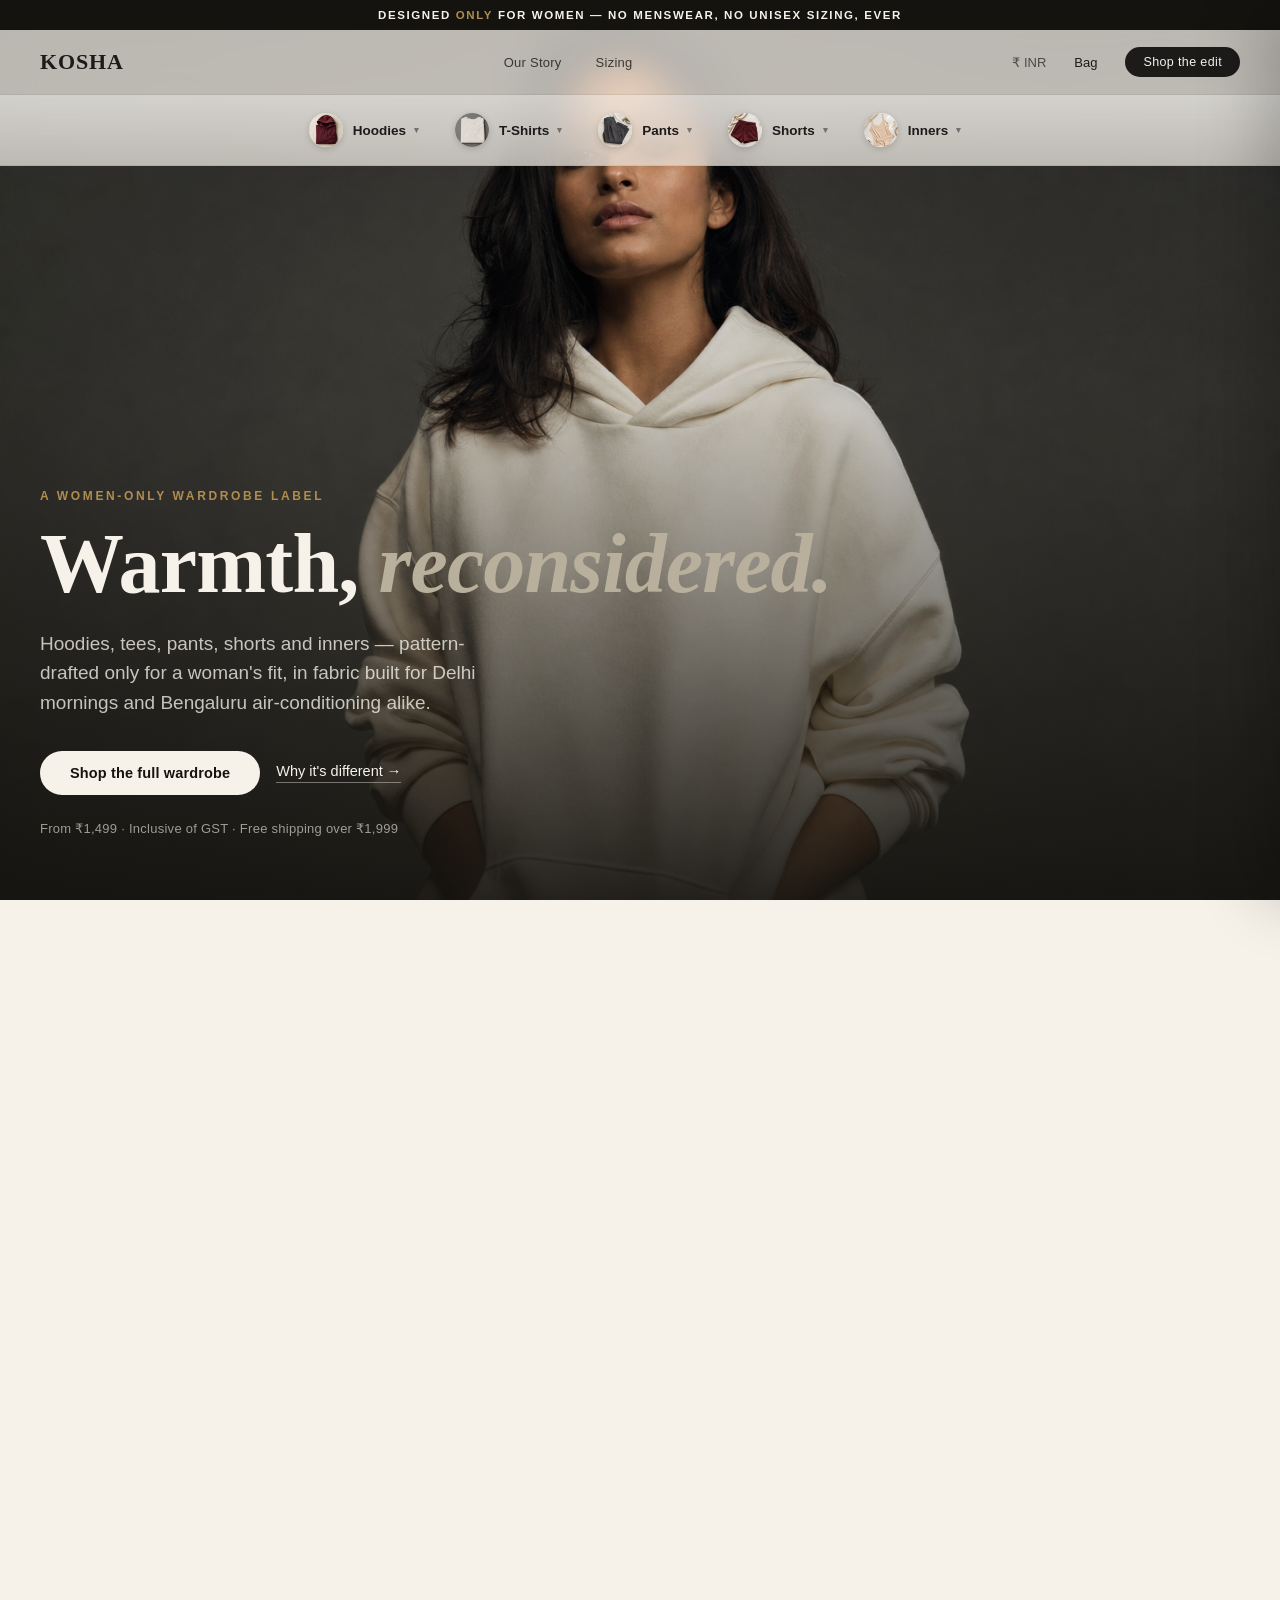
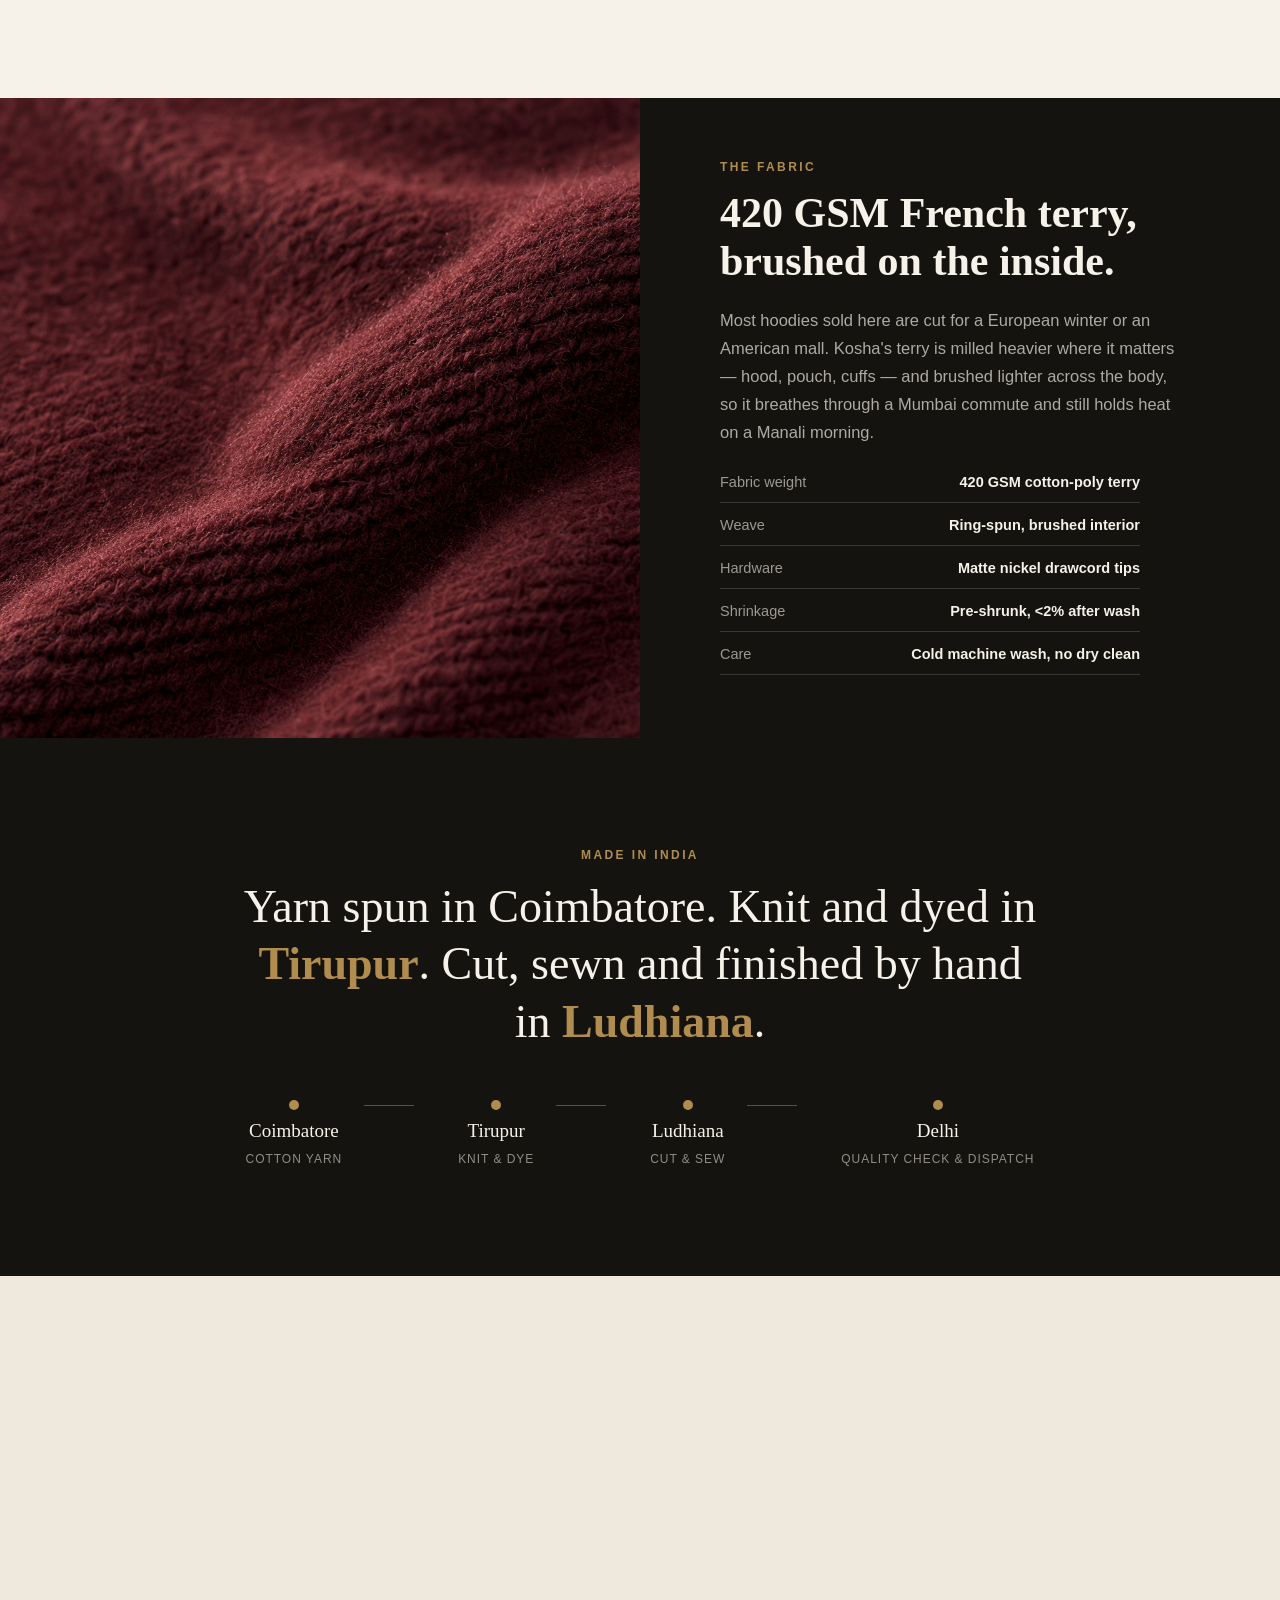
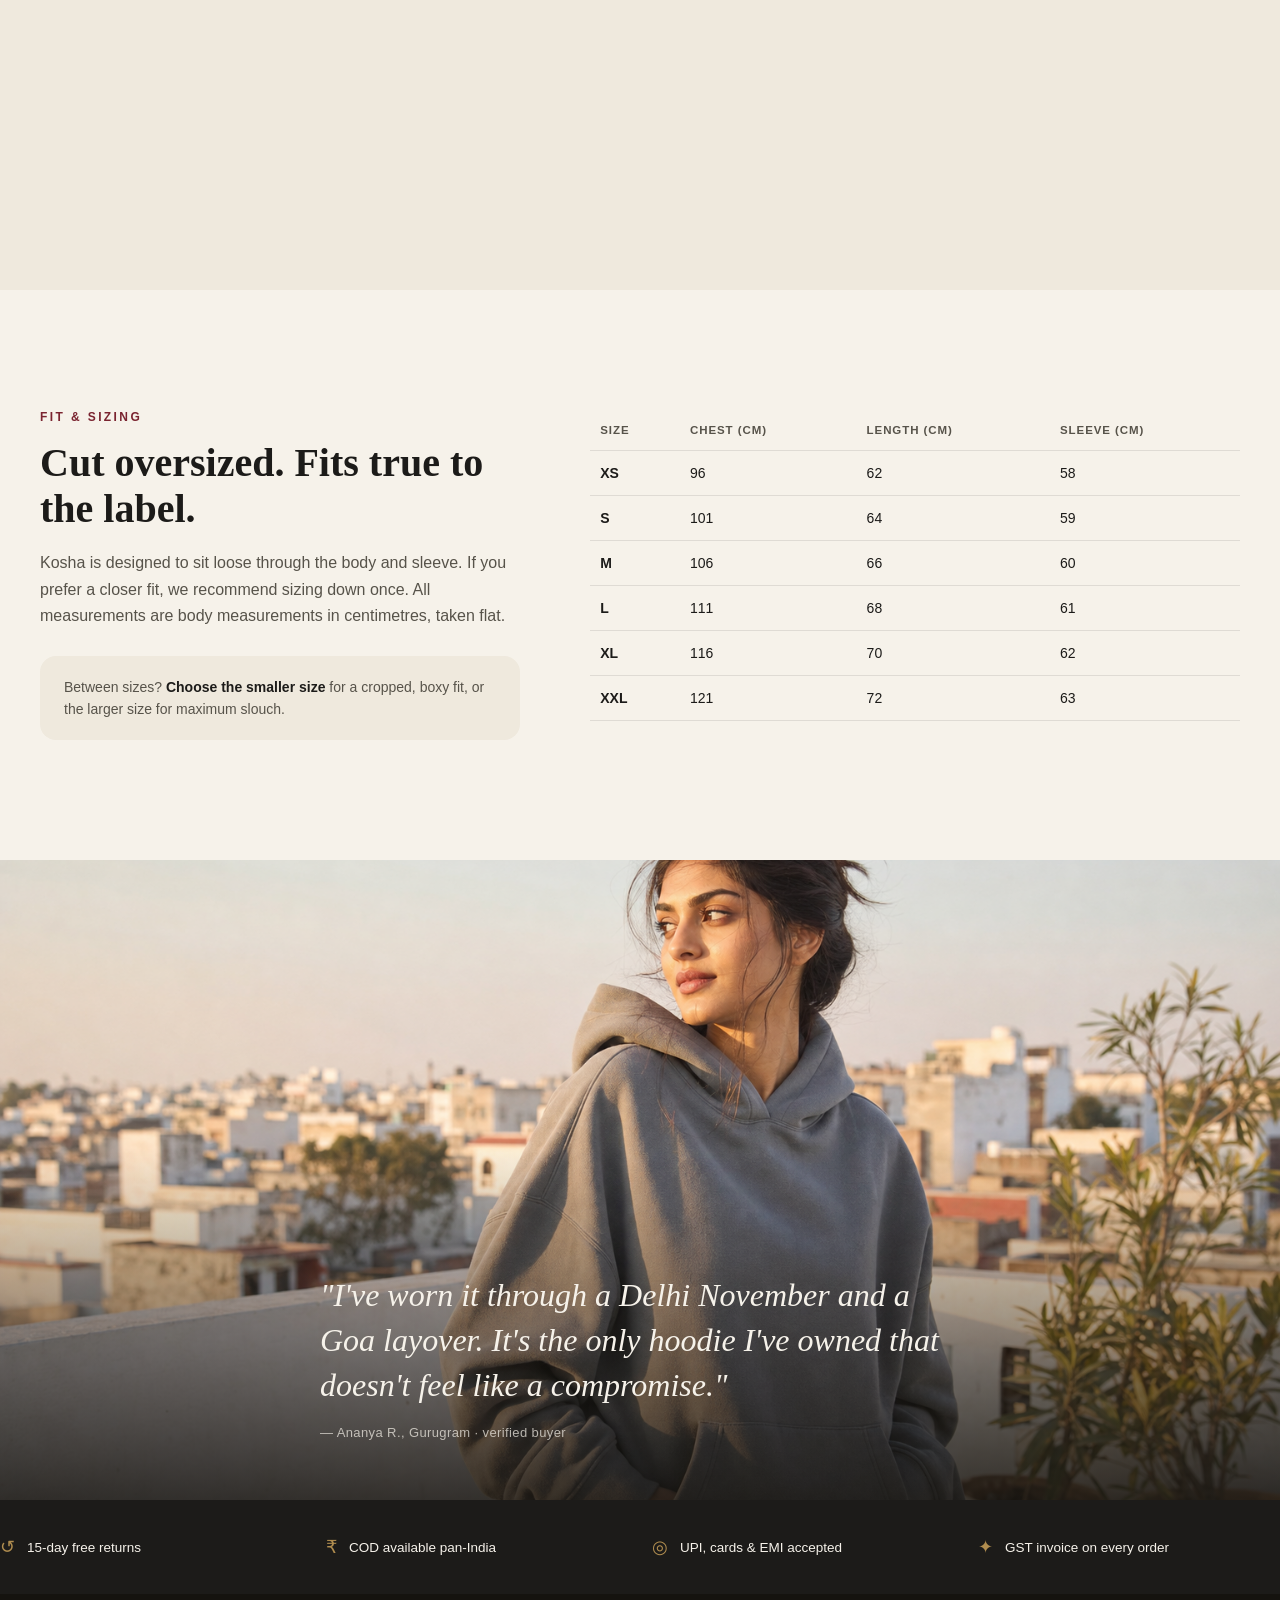
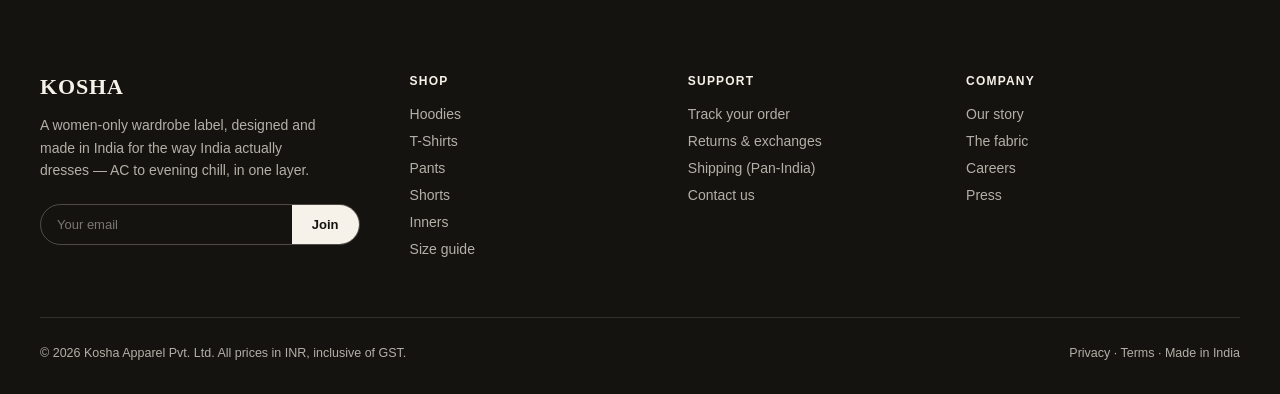
<file: index.html>
<!DOCTYPE html>
<html lang="en">
<head>
<meta charset="UTF-8">
<meta name="viewport" content="width=device-width, initial-scale=1.0">
<title>Kosha — Womenswear, only. Premium basics for India</title>
<link rel="stylesheet" href="styles.css">
</head>
<body>

<header class="nav" id="siteHeader">
  <div class="announce">Designed <b>only</b> for women — no menswear, no unisex sizing, ever</div>
  <div class="wrap nav-inner">
    <a class="logo" href="index.html">KOSHA</a>
    <nav class="nav-links">
      <a href="#provenance">Our Story</a>
      <a href="#sizing">Sizing</a>
    </nav>
    <div class="nav-right">
      <span style="opacity:0.7;">₹ INR</span>
      <button type="button" class="cart-toggle" id="cartToggle" aria-label="Open bag">
        Bag<span class="cart-count" id="cartCount" style="display:none;">0</span>
      </button>
      <a class="nav-cta" href="hoodies.html">Shop the edit</a>
    </div>
  </div>
  <nav class="category-bar" id="categoryBar">
    <div class="wrap category-bar-inner">
      <a href="hoodies.html" class="cat-pill" data-cat="hoodies">
        <span class="cat-pill-ic"><img src="assets/product-oxblood.png" alt="" loading="lazy"></span>
        Hoodies<span class="chev">▾</span>
      </a>
      <a href="tshirts.html" class="cat-pill" data-cat="tshirts">
        <span class="cat-pill-ic"><img src="assets/tshirt-ivory.png" alt="" loading="lazy"></span>
        T-Shirts<span class="chev">▾</span>
      </a>
      <a href="pants.html" class="cat-pill" data-cat="pants">
        <span class="cat-pill-ic"><img src="assets/pants-graphite.png" alt="" loading="lazy"></span>
        Pants<span class="chev">▾</span>
      </a>
      <a href="shorts.html" class="cat-pill" data-cat="shorts">
        <span class="cat-pill-ic"><img src="assets/shorts-oxblood.png" alt="" loading="lazy"></span>
        Shorts<span class="chev">▾</span>
      </a>
      <a href="inners.html" class="cat-pill" data-cat="inners">
        <span class="cat-pill-ic"><img src="assets/inners-nude.png" alt="" loading="lazy"></span>
        Inners<span class="chev">▾</span>
      </a>
    </div>
  </nav>
</header>
<div class="mega-overlay" id="megaOverlay"></div>
<div class="mega-panel" id="megaPanel">
  <div class="wrap mega-panel-inner">
    <div class="mega-visual" id="megaVisual">
      <img id="megaImage" src="assets/lifestyle.png" alt="">
      <div class="sheen"></div>
    </div>
    <div class="mega-content">
      <div class="mega-eyebrow" id="megaEyebrow">01 · Hoodies</div>
      <h3 id="megaTitle">The Terry Hoodie</h3>
      <p id="megaDesc">420 GSM French terry, cut oversized for the cropped-not-cropped length we're known for.</p>
      <div class="mega-swatches" id="megaSwatches"></div>
      <a href="hoodies.html" class="mega-cta" id="megaCta">Shop All Hoodies →</a>
    </div>
  </div>
</div>

<section class="hero" id="top">
  <img src="assets/hero.png" alt="Woman wearing an oversized ivory Kosha hoodie, studio portrait">
  <div class="hero-content wrap">
    <div class="eyebrow">A Women-Only Wardrobe Label</div>
    <h1>Warmth, <em>reconsidered.</em></h1>
    <p class="sub">Hoodies, tees, pants, shorts and inners — pattern-drafted only for a woman's fit, in fabric built for Delhi mornings and Bengaluru air-conditioning alike.</p>
    <div class="hero-actions">
      <a class="btn-primary" href="hoodies.html">Shop the full wardrobe</a>
      <a class="btn-ghost" href="#fabric">Why it's different →</a>
    </div>
    <div class="hero-price">From ₹1,499 · Inclusive of GST · Free shipping over ₹1,999</div>
  </div>
</section>

<section class="section category-band">
  <div class="wrap">
    <div class="section-head reveal">
      <div class="section-eyebrow">Shop By Category</div>
      <h2>One wardrobe. Built only for women.</h2>
      <p>No "unisex" sizing borrowed from a men's block. Every Kosha piece — from hoodies to inners — is pattern-drafted on a women's fit from the first sketch.</p>
    </div>
    <div class="cat-grid reveal">
      <a class="cat-chip" href="hoodies.html"><img src="assets/product-oxblood.png" alt="Hoodies"><span class="cat-label">Hoodies</span></a>
      <a class="cat-chip" href="tshirts.html"><img src="assets/tshirt-ivory.png" alt="T-Shirts"><span class="cat-label">T-Shirts</span></a>
      <a class="cat-chip" href="pants.html"><img src="assets/pants-graphite.png" alt="Pants"><span class="cat-label">Pants</span></a>
      <a class="cat-chip" href="shorts.html"><img src="assets/shorts-oxblood.png" alt="Shorts"><span class="cat-label">Shorts</span></a>
      <a class="cat-chip" href="inners.html"><img src="assets/inners-nude.png" alt="Inners"><span class="cat-label">Inners</span></a>
    </div>
  </div>
</section>

<section class="split dark" id="fabric">
  <div class="split-media"><img src="assets/fabric-texture.png" alt="Macro shot of brushed cotton terry fabric"></div>
  <div class="split-text">
    <div class="section-eyebrow">The Fabric</div>
    <h2>420 GSM French terry, brushed on the inside.</h2>
    <p>Most hoodies sold here are cut for a European winter or an American mall. Kosha's terry is milled heavier where it matters — hood, pouch, cuffs — and brushed lighter across the body, so it breathes through a Mumbai commute and still holds heat on a Manali morning.</p>
    <div class="spec-list">
      <div><span>Fabric weight</span><span>420 GSM cotton-poly terry</span></div>
      <div><span>Weave</span><span>Ring-spun, brushed interior</span></div>
      <div><span>Hardware</span><span>Matte nickel drawcord tips</span></div>
      <div><span>Shrinkage</span><span>Pre-shrunk, &lt;2% after wash</span></div>
      <div><span>Care</span><span>Cold machine wash, no dry clean</span></div>
    </div>
  </div>
</section>

<section class="provenance" id="provenance">
  <div class="wrap">
    <div class="section-eyebrow" style="display:flex;">Made in India</div>
    <h2>Yarn spun in Coimbatore. Knit and dyed in <b>Tirupur</b>. Cut, sewn and finished by hand in <b>Ludhiana</b>.</h2>
    <div class="route">
      <div class="stop"><div class="stop-inner"><div class="dot"></div><div class="city">Coimbatore</div><div class="role">Cotton yarn</div></div><div class="line"></div></div>
      <div class="stop"><div class="stop-inner"><div class="dot"></div><div class="city">Tirupur</div><div class="role">Knit &amp; dye</div></div><div class="line"></div></div>
      <div class="stop"><div class="stop-inner"><div class="dot"></div><div class="city">Ludhiana</div><div class="role">Cut &amp; sew</div></div><div class="line"></div></div>
      <div class="stop"><div class="stop-inner"><div class="dot"></div><div class="city">Delhi</div><div class="role">Quality check &amp; dispatch</div></div></div>
    </div>
  </div>
</section>

<section class="section details">
  <div class="wrap">
    <div class="section-head reveal">
      <div class="section-eyebrow">In The Details</div>
      <h2>Small decisions, felt every day.</h2>
    </div>
    <div class="grid4 reveal">
      <div class="detail-cell">
        <div class="num">01</div>
        <h4>Zipped pocket</h4>
        <p>A hidden interior zip inside the kangaroo pocket, sized for a phone and a metro card.</p>
      </div>
      <div class="detail-cell">
        <div class="num">02</div>
        <h4>Tag-free collar</h4>
        <p>The brand mark is woven into the fabric, not stitched as a tag — nothing to itch or cut off.</p>
      </div>
      <div class="detail-cell">
        <div class="num">03</div>
        <h4>Double-lined hood</h4>
        <p>Two layers of terry at the hood keep its shape wash after wash, instead of going limp.</p>
      </div>
      <div class="detail-cell">
        <div class="num">04</div>
        <h4>Ribbed cuffs</h4>
        <p>A tighter rib knit at the cuff and hem holds warmth in without pinching the wrist.</p>
      </div>
    </div>
  </div>
</section>

<section class="section size-section" id="sizing">
  <div class="wrap">
    <div>
      <div class="section-eyebrow">Fit &amp; Sizing</div>
      <h2 style="font-family:var(--serif); font-size:clamp(28px,3.4vw,40px); font-weight:600; line-height:1.15; margin-bottom:18px;">Cut oversized. Fits true to the label.</h2>
      <p style="color:var(--ink-soft); font-size:16px; line-height:1.65;">Kosha is designed to sit loose through the body and sleeve. If you prefer a closer fit, we recommend sizing down once. All measurements are body measurements in centimetres, taken flat.</p>
      <div class="fit-note">Between sizes? <b>Choose the smaller size</b> for a cropped, boxy fit, or the larger size for maximum slouch.</div>
    </div>
    <div>
      <table class="size-table">
        <thead>
          <tr><th>Size</th><th>Chest (cm)</th><th>Length (cm)</th><th>Sleeve (cm)</th></tr>
        </thead>
        <tbody>
          <tr><td>XS</td><td>96</td><td>62</td><td>58</td></tr>
          <tr><td>S</td><td>101</td><td>64</td><td>59</td></tr>
          <tr><td>M</td><td>106</td><td>66</td><td>60</td></tr>
          <tr><td>L</td><td>111</td><td>68</td><td>61</td></tr>
          <tr><td>XL</td><td>116</td><td>70</td><td>62</td></tr>
          <tr><td>XXL</td><td>121</td><td>72</td><td>63</td></tr>
        </tbody>
      </table>
    </div>
  </div>
</section>

<section class="quote-section">
  <img src="assets/lifestyle.png" alt="Woman wearing a Kosha hoodie on a rooftop at golden hour">
  <div class="wrap quote-content">
    <p class="quote">"I've worn it through a Delhi November and a Goa layover. It's the only hoodie I've owned that doesn't feel like a compromise."</p>
    <div class="attribution">— Ananya R., Gurugram · verified buyer</div>
  </div>
</section>

<div class="trust">
  <div class="wrap">
    <div class="item"><span class="ic">↺</span> 15-day free returns</div>
    <div class="item"><span class="ic">₹</span> COD available pan-India</div>
    <div class="item"><span class="ic">◎</span> UPI, cards &amp; EMI accepted</div>
    <div class="item"><span class="ic">✦</span> GST invoice on every order</div>
  </div>
</div>



<footer>
  <div class="wrap">
    <div class="footer-top">
      <div class="foot-brand">
        <div class="logo">KOSHA</div>
        <p>A women-only wardrobe label, designed and made in India for the way India actually dresses — AC to evening chill, in one layer.</p>
        <div class="newsletter">
          <input type="email" placeholder="Your email" aria-label="Email address">
          <button type="button">Join</button>
        </div>
      </div>
      <div>
        <h5>Shop</h5>
        <ul>
          <li><a href="hoodies.html">Hoodies</a></li>
          <li><a href="tshirts.html">T-Shirts</a></li>
          <li><a href="pants.html">Pants</a></li>
          <li><a href="shorts.html">Shorts</a></li>
          <li><a href="inners.html">Inners</a></li>
          <li><a href="index.html#sizing">Size guide</a></li>
        </ul>
      </div>
      <div>
        <h5>Support</h5>
        <ul>
          <li><a href="#">Track your order</a></li>
          <li><a href="#">Returns &amp; exchanges</a></li>
          <li><a href="#">Shipping (Pan-India)</a></li>
          <li><a href="#">Contact us</a></li>
        </ul>
      </div>
      <div>
        <h5>Company</h5>
        <ul>
          <li><a href="index.html#provenance">Our story</a></li>
          <li><a href="index.html#fabric">The fabric</a></li>
          <li><a href="#">Careers</a></li>
          <li><a href="#">Press</a></li>
        </ul>
      </div>
    </div>
    <div class="footer-bottom">
      <span>© 2026 Kosha Apparel Pvt. Ltd. All prices in INR, inclusive of GST.</span>
      <span>Privacy · Terms · Made in India</span>
    </div>
  </div>
</footer>

<div class="cart-overlay" id="cartOverlay"></div>
<aside class="cart-drawer" id="cartDrawer" aria-label="Shopping bag">
  <div class="cart-head">
    <h3>Your Bag</h3>
    <button type="button" class="cart-close" id="cartClose" aria-label="Close bag">&times;</button>
  </div>
  <div class="cart-items" id="cartItems">
    <div class="cart-empty">Your bag is empty. Add something you'll actually wear.</div>
  </div>
  <div class="cart-foot">
    <div class="cart-subtotal"><span>Subtotal</span><span id="cartSubtotal">₹0</span></div>
    <div class="cart-note">Inclusive of GST. Shipping free over ₹1,999.</div>
    <button type="button" class="cart-checkout" id="cartCheckout" disabled>Checkout</button>
  </div>
</aside>

<script src="https://checkout.razorpay.com/v1/checkout.js"></script>
<script src="js/shop-data.js"></script>
<script src="js/cart.js"></script>
<script src="js/category-page.js"></script>
<script src="js/menu.js"></script>

</body>
</html>
</file>
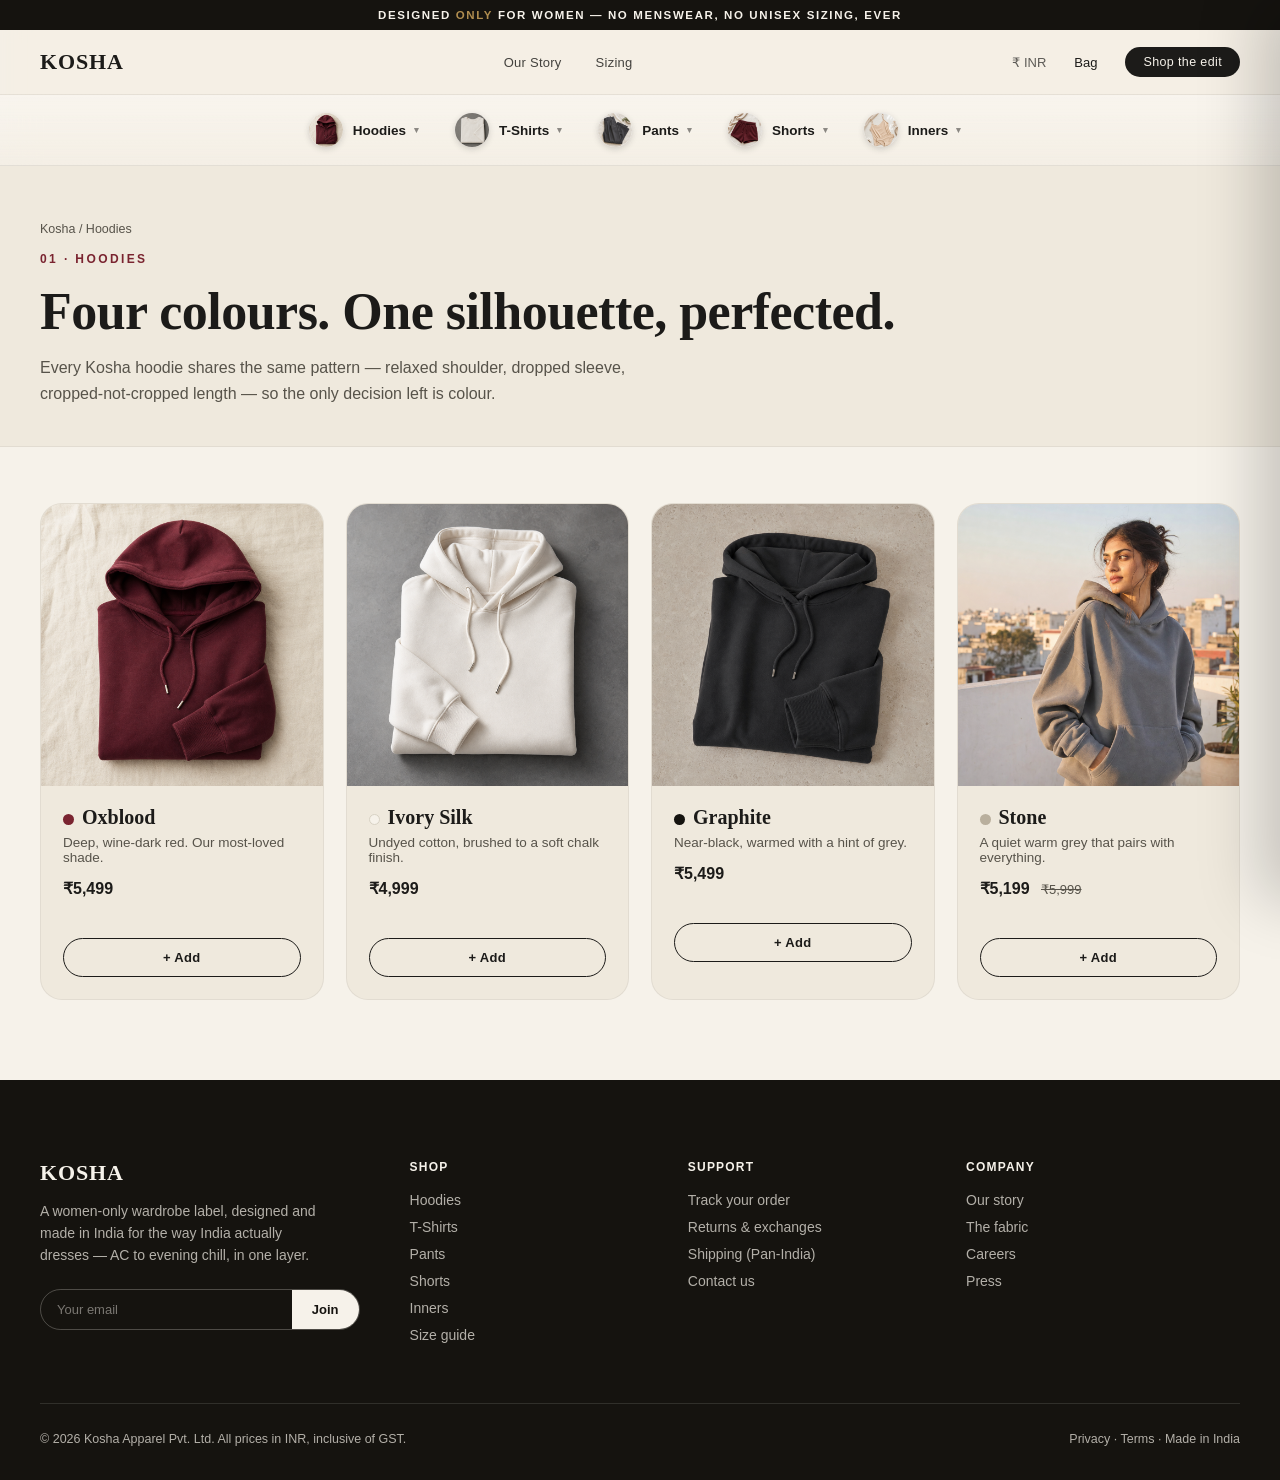
<file: hoodies.html>
<!DOCTYPE html>
<html lang="en">
<head>
<meta charset="UTF-8">
<meta name="viewport" content="width=device-width, initial-scale=1.0">
<title>Kosha — Hoodies</title>
<link rel="stylesheet" href="styles.css">
</head>
<body>

<header class="nav" id="siteHeader">
  <div class="announce">Designed <b>only</b> for women — no menswear, no unisex sizing, ever</div>
  <div class="wrap nav-inner">
    <a class="logo" href="index.html">KOSHA</a>
    <nav class="nav-links">
      <a href="index.html#provenance">Our Story</a>
      <a href="index.html#sizing">Sizing</a>
    </nav>
    <div class="nav-right">
      <span style="opacity:0.7;">₹ INR</span>
      <button type="button" class="cart-toggle" id="cartToggle" aria-label="Open bag">
        Bag<span class="cart-count" id="cartCount" style="display:none;">0</span>
      </button>
      <a class="nav-cta" href="hoodies.html">Shop the edit</a>
    </div>
  </div>
  <nav class="category-bar" id="categoryBar">
    <div class="wrap category-bar-inner">
      <a href="hoodies.html" class="cat-pill" data-cat="hoodies">
        <span class="cat-pill-ic"><img src="assets/product-oxblood.png" alt="" loading="lazy"></span>
        Hoodies<span class="chev">▾</span>
      </a>
      <a href="tshirts.html" class="cat-pill" data-cat="tshirts">
        <span class="cat-pill-ic"><img src="assets/tshirt-ivory.png" alt="" loading="lazy"></span>
        T-Shirts<span class="chev">▾</span>
      </a>
      <a href="pants.html" class="cat-pill" data-cat="pants">
        <span class="cat-pill-ic"><img src="assets/pants-graphite.png" alt="" loading="lazy"></span>
        Pants<span class="chev">▾</span>
      </a>
      <a href="shorts.html" class="cat-pill" data-cat="shorts">
        <span class="cat-pill-ic"><img src="assets/shorts-oxblood.png" alt="" loading="lazy"></span>
        Shorts<span class="chev">▾</span>
      </a>
      <a href="inners.html" class="cat-pill" data-cat="inners">
        <span class="cat-pill-ic"><img src="assets/inners-nude.png" alt="" loading="lazy"></span>
        Inners<span class="chev">▾</span>
      </a>
    </div>
  </nav>
</header>
<div class="mega-overlay" id="megaOverlay"></div>
<div class="mega-panel" id="megaPanel">
  <div class="wrap mega-panel-inner">
    <div class="mega-visual" id="megaVisual">
      <img id="megaImage" src="assets/lifestyle.png" alt="">
      <div class="sheen"></div>
    </div>
    <div class="mega-content">
      <div class="mega-eyebrow" id="megaEyebrow">01 · Hoodies</div>
      <h3 id="megaTitle">The Terry Hoodie</h3>
      <p id="megaDesc">420 GSM French terry, cut oversized for the cropped-not-cropped length we're known for.</p>
      <div class="mega-swatches" id="megaSwatches"></div>
      <a href="hoodies.html" class="mega-cta" id="megaCta">Shop All Hoodies →</a>
    </div>
  </div>
</div>

<section class="page-hero">
  <div class="wrap">
    <div class="breadcrumb"><a href="index.html">Kosha</a> / Hoodies</div>
    <div class="section-eyebrow">01 · Hoodies</div>
    <h1>Four colours. One silhouette, perfected.</h1>
    <p>Every Kosha hoodie shares the same pattern — relaxed shoulder, dropped sleeve, cropped-not-cropped length — so the only decision left is colour.</p>
  </div>
</section>
<section class="category-grid-section">
  <div class="wrap">
    <div class="product-grid" id="categoryGrid"></div>
  </div>
</section>

<footer>
  <div class="wrap">
    <div class="footer-top">
      <div class="foot-brand">
        <div class="logo">KOSHA</div>
        <p>A women-only wardrobe label, designed and made in India for the way India actually dresses — AC to evening chill, in one layer.</p>
        <div class="newsletter">
          <input type="email" placeholder="Your email" aria-label="Email address">
          <button type="button">Join</button>
        </div>
      </div>
      <div>
        <h5>Shop</h5>
        <ul>
          <li><a href="hoodies.html">Hoodies</a></li>
          <li><a href="tshirts.html">T-Shirts</a></li>
          <li><a href="pants.html">Pants</a></li>
          <li><a href="shorts.html">Shorts</a></li>
          <li><a href="inners.html">Inners</a></li>
          <li><a href="index.html#sizing">Size guide</a></li>
        </ul>
      </div>
      <div>
        <h5>Support</h5>
        <ul>
          <li><a href="#">Track your order</a></li>
          <li><a href="#">Returns &amp; exchanges</a></li>
          <li><a href="#">Shipping (Pan-India)</a></li>
          <li><a href="#">Contact us</a></li>
        </ul>
      </div>
      <div>
        <h5>Company</h5>
        <ul>
          <li><a href="index.html#provenance">Our story</a></li>
          <li><a href="index.html#fabric">The fabric</a></li>
          <li><a href="#">Careers</a></li>
          <li><a href="#">Press</a></li>
        </ul>
      </div>
    </div>
    <div class="footer-bottom">
      <span>© 2026 Kosha Apparel Pvt. Ltd. All prices in INR, inclusive of GST.</span>
      <span>Privacy · Terms · Made in India</span>
    </div>
  </div>
</footer>

<div class="cart-overlay" id="cartOverlay"></div>
<aside class="cart-drawer" id="cartDrawer" aria-label="Shopping bag">
  <div class="cart-head">
    <h3>Your Bag</h3>
    <button type="button" class="cart-close" id="cartClose" aria-label="Close bag">&times;</button>
  </div>
  <div class="cart-items" id="cartItems">
    <div class="cart-empty">Your bag is empty. Add something you'll actually wear.</div>
  </div>
  <div class="cart-foot">
    <div class="cart-subtotal"><span>Subtotal</span><span id="cartSubtotal">₹0</span></div>
    <div class="cart-note">Inclusive of GST. Shipping free over ₹1,999.</div>
    <button type="button" class="cart-checkout" id="cartCheckout" disabled>Checkout</button>
  </div>
</aside>

<script src="https://checkout.razorpay.com/v1/checkout.js"></script>
<script src="js/shop-data.js"></script>
<script src="js/cart.js"></script>
<script src="js/category-page.js"></script>
<script src="js/menu.js"></script>
<script>renderCategoryPage("hoodies");</script>
</body>
</html>
</file>
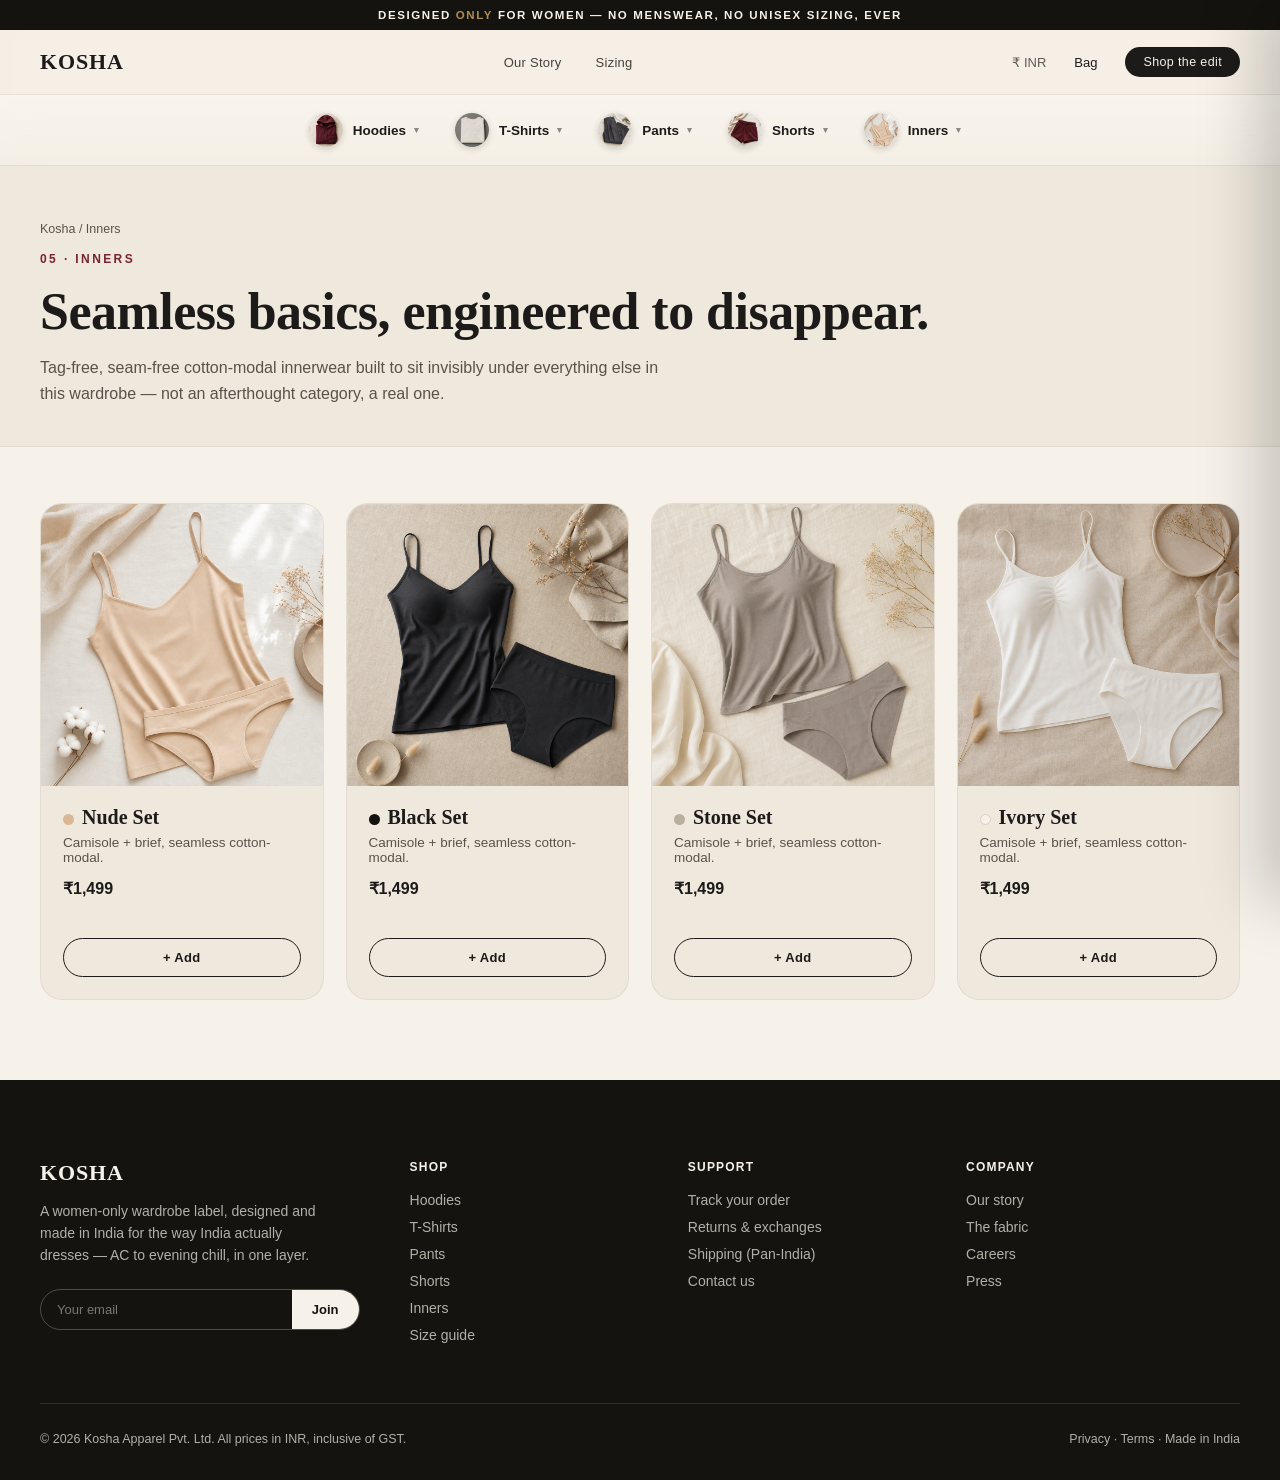
<file: inners.html>
<!DOCTYPE html>
<html lang="en">
<head>
<meta charset="UTF-8">
<meta name="viewport" content="width=device-width, initial-scale=1.0">
<title>Kosha — Inners</title>
<link rel="stylesheet" href="styles.css">
</head>
<body>

<header class="nav" id="siteHeader">
  <div class="announce">Designed <b>only</b> for women — no menswear, no unisex sizing, ever</div>
  <div class="wrap nav-inner">
    <a class="logo" href="index.html">KOSHA</a>
    <nav class="nav-links">
      <a href="index.html#provenance">Our Story</a>
      <a href="index.html#sizing">Sizing</a>
    </nav>
    <div class="nav-right">
      <span style="opacity:0.7;">₹ INR</span>
      <button type="button" class="cart-toggle" id="cartToggle" aria-label="Open bag">
        Bag<span class="cart-count" id="cartCount" style="display:none;">0</span>
      </button>
      <a class="nav-cta" href="hoodies.html">Shop the edit</a>
    </div>
  </div>
  <nav class="category-bar" id="categoryBar">
    <div class="wrap category-bar-inner">
      <a href="hoodies.html" class="cat-pill" data-cat="hoodies">
        <span class="cat-pill-ic"><img src="assets/product-oxblood.png" alt="" loading="lazy"></span>
        Hoodies<span class="chev">▾</span>
      </a>
      <a href="tshirts.html" class="cat-pill" data-cat="tshirts">
        <span class="cat-pill-ic"><img src="assets/tshirt-ivory.png" alt="" loading="lazy"></span>
        T-Shirts<span class="chev">▾</span>
      </a>
      <a href="pants.html" class="cat-pill" data-cat="pants">
        <span class="cat-pill-ic"><img src="assets/pants-graphite.png" alt="" loading="lazy"></span>
        Pants<span class="chev">▾</span>
      </a>
      <a href="shorts.html" class="cat-pill" data-cat="shorts">
        <span class="cat-pill-ic"><img src="assets/shorts-oxblood.png" alt="" loading="lazy"></span>
        Shorts<span class="chev">▾</span>
      </a>
      <a href="inners.html" class="cat-pill" data-cat="inners">
        <span class="cat-pill-ic"><img src="assets/inners-nude.png" alt="" loading="lazy"></span>
        Inners<span class="chev">▾</span>
      </a>
    </div>
  </nav>
</header>
<div class="mega-overlay" id="megaOverlay"></div>
<div class="mega-panel" id="megaPanel">
  <div class="wrap mega-panel-inner">
    <div class="mega-visual" id="megaVisual">
      <img id="megaImage" src="assets/lifestyle.png" alt="">
      <div class="sheen"></div>
    </div>
    <div class="mega-content">
      <div class="mega-eyebrow" id="megaEyebrow">01 · Hoodies</div>
      <h3 id="megaTitle">The Terry Hoodie</h3>
      <p id="megaDesc">420 GSM French terry, cut oversized for the cropped-not-cropped length we're known for.</p>
      <div class="mega-swatches" id="megaSwatches"></div>
      <a href="hoodies.html" class="mega-cta" id="megaCta">Shop All Hoodies →</a>
    </div>
  </div>
</div>

<section class="page-hero">
  <div class="wrap">
    <div class="breadcrumb"><a href="index.html">Kosha</a> / Inners</div>
    <div class="section-eyebrow">05 · Inners</div>
    <h1>Seamless basics, engineered to disappear.</h1>
    <p>Tag-free, seam-free cotton-modal innerwear built to sit invisibly under everything else in this wardrobe — not an afterthought category, a real one.</p>
  </div>
</section>
<section class="category-grid-section">
  <div class="wrap">
    <div class="product-grid" id="categoryGrid"></div>
  </div>
</section>

<footer>
  <div class="wrap">
    <div class="footer-top">
      <div class="foot-brand">
        <div class="logo">KOSHA</div>
        <p>A women-only wardrobe label, designed and made in India for the way India actually dresses — AC to evening chill, in one layer.</p>
        <div class="newsletter">
          <input type="email" placeholder="Your email" aria-label="Email address">
          <button type="button">Join</button>
        </div>
      </div>
      <div>
        <h5>Shop</h5>
        <ul>
          <li><a href="hoodies.html">Hoodies</a></li>
          <li><a href="tshirts.html">T-Shirts</a></li>
          <li><a href="pants.html">Pants</a></li>
          <li><a href="shorts.html">Shorts</a></li>
          <li><a href="inners.html">Inners</a></li>
          <li><a href="index.html#sizing">Size guide</a></li>
        </ul>
      </div>
      <div>
        <h5>Support</h5>
        <ul>
          <li><a href="#">Track your order</a></li>
          <li><a href="#">Returns &amp; exchanges</a></li>
          <li><a href="#">Shipping (Pan-India)</a></li>
          <li><a href="#">Contact us</a></li>
        </ul>
      </div>
      <div>
        <h5>Company</h5>
        <ul>
          <li><a href="index.html#provenance">Our story</a></li>
          <li><a href="index.html#fabric">The fabric</a></li>
          <li><a href="#">Careers</a></li>
          <li><a href="#">Press</a></li>
        </ul>
      </div>
    </div>
    <div class="footer-bottom">
      <span>© 2026 Kosha Apparel Pvt. Ltd. All prices in INR, inclusive of GST.</span>
      <span>Privacy · Terms · Made in India</span>
    </div>
  </div>
</footer>

<div class="cart-overlay" id="cartOverlay"></div>
<aside class="cart-drawer" id="cartDrawer" aria-label="Shopping bag">
  <div class="cart-head">
    <h3>Your Bag</h3>
    <button type="button" class="cart-close" id="cartClose" aria-label="Close bag">&times;</button>
  </div>
  <div class="cart-items" id="cartItems">
    <div class="cart-empty">Your bag is empty. Add something you'll actually wear.</div>
  </div>
  <div class="cart-foot">
    <div class="cart-subtotal"><span>Subtotal</span><span id="cartSubtotal">₹0</span></div>
    <div class="cart-note">Inclusive of GST. Shipping free over ₹1,999.</div>
    <button type="button" class="cart-checkout" id="cartCheckout" disabled>Checkout</button>
  </div>
</aside>

<script src="https://checkout.razorpay.com/v1/checkout.js"></script>
<script src="js/shop-data.js"></script>
<script src="js/cart.js"></script>
<script src="js/category-page.js"></script>
<script src="js/menu.js"></script>
<script>renderCategoryPage("inners");</script>
</body>
</html>
</file>
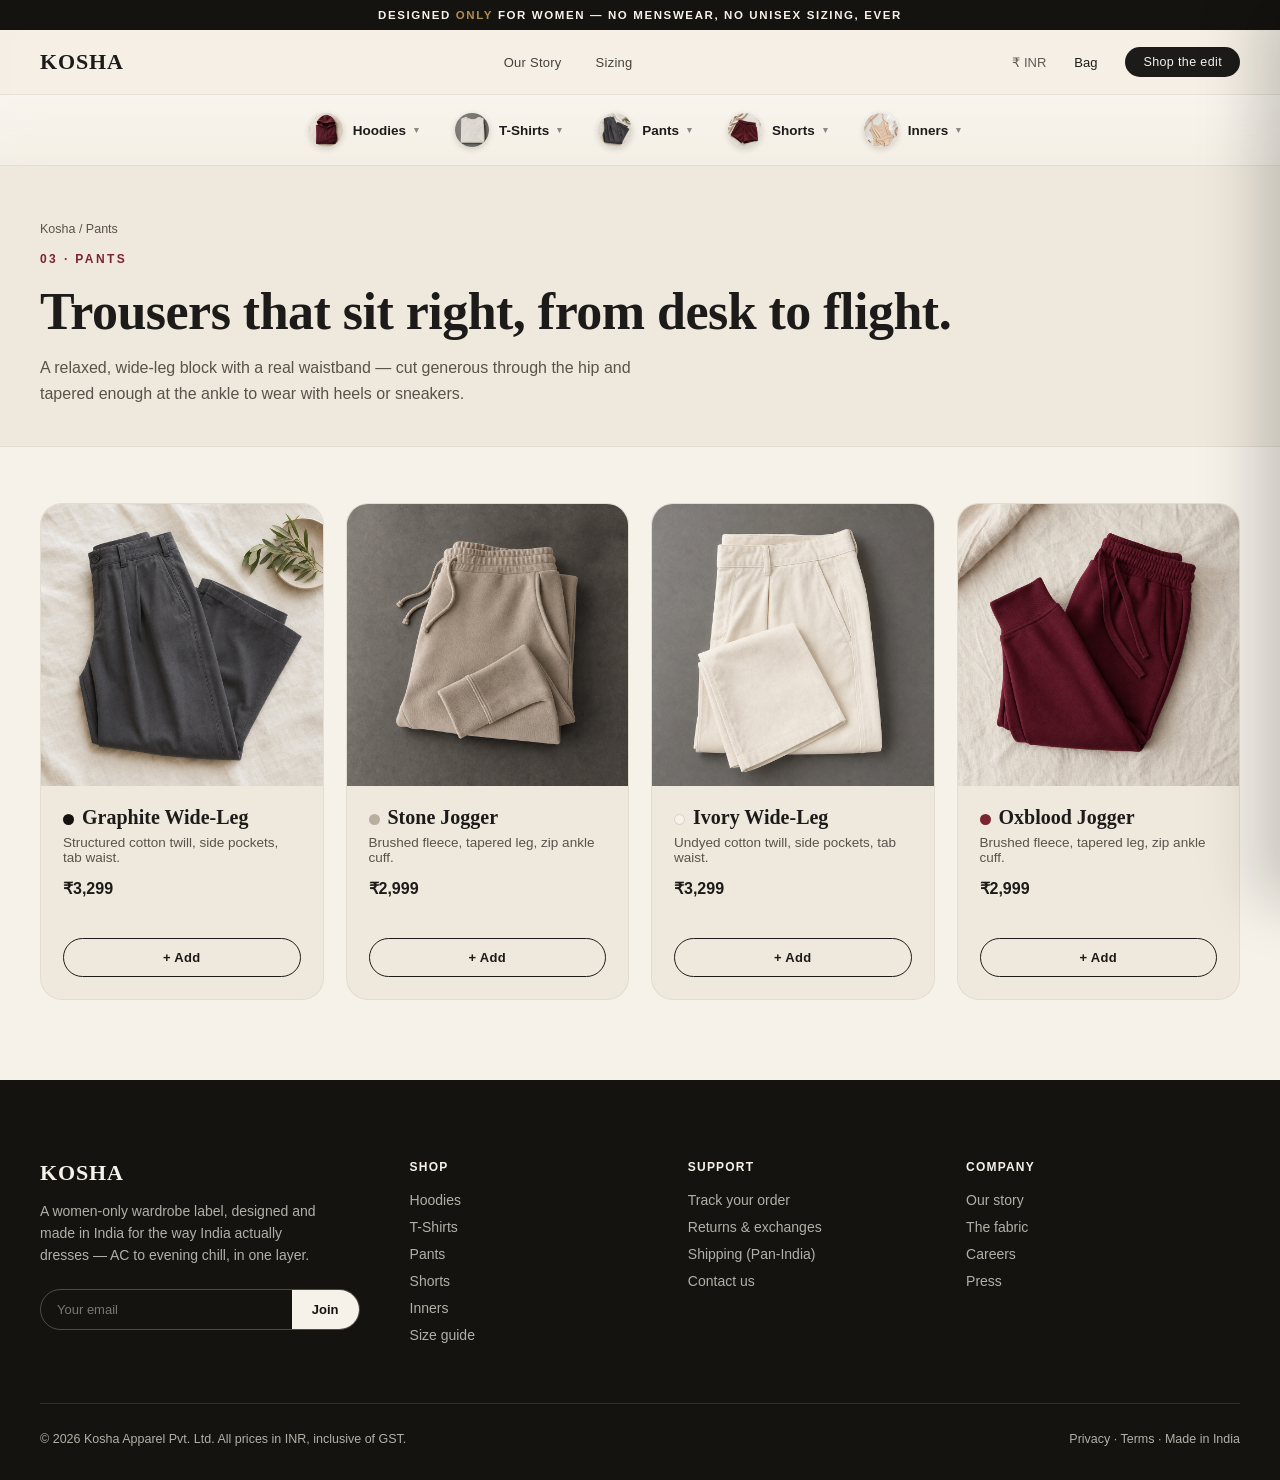
<file: pants.html>
<!DOCTYPE html>
<html lang="en">
<head>
<meta charset="UTF-8">
<meta name="viewport" content="width=device-width, initial-scale=1.0">
<title>Kosha — Pants</title>
<link rel="stylesheet" href="styles.css">
</head>
<body>

<header class="nav" id="siteHeader">
  <div class="announce">Designed <b>only</b> for women — no menswear, no unisex sizing, ever</div>
  <div class="wrap nav-inner">
    <a class="logo" href="index.html">KOSHA</a>
    <nav class="nav-links">
      <a href="index.html#provenance">Our Story</a>
      <a href="index.html#sizing">Sizing</a>
    </nav>
    <div class="nav-right">
      <span style="opacity:0.7;">₹ INR</span>
      <button type="button" class="cart-toggle" id="cartToggle" aria-label="Open bag">
        Bag<span class="cart-count" id="cartCount" style="display:none;">0</span>
      </button>
      <a class="nav-cta" href="hoodies.html">Shop the edit</a>
    </div>
  </div>
  <nav class="category-bar" id="categoryBar">
    <div class="wrap category-bar-inner">
      <a href="hoodies.html" class="cat-pill" data-cat="hoodies">
        <span class="cat-pill-ic"><img src="assets/product-oxblood.png" alt="" loading="lazy"></span>
        Hoodies<span class="chev">▾</span>
      </a>
      <a href="tshirts.html" class="cat-pill" data-cat="tshirts">
        <span class="cat-pill-ic"><img src="assets/tshirt-ivory.png" alt="" loading="lazy"></span>
        T-Shirts<span class="chev">▾</span>
      </a>
      <a href="pants.html" class="cat-pill" data-cat="pants">
        <span class="cat-pill-ic"><img src="assets/pants-graphite.png" alt="" loading="lazy"></span>
        Pants<span class="chev">▾</span>
      </a>
      <a href="shorts.html" class="cat-pill" data-cat="shorts">
        <span class="cat-pill-ic"><img src="assets/shorts-oxblood.png" alt="" loading="lazy"></span>
        Shorts<span class="chev">▾</span>
      </a>
      <a href="inners.html" class="cat-pill" data-cat="inners">
        <span class="cat-pill-ic"><img src="assets/inners-nude.png" alt="" loading="lazy"></span>
        Inners<span class="chev">▾</span>
      </a>
    </div>
  </nav>
</header>
<div class="mega-overlay" id="megaOverlay"></div>
<div class="mega-panel" id="megaPanel">
  <div class="wrap mega-panel-inner">
    <div class="mega-visual" id="megaVisual">
      <img id="megaImage" src="assets/lifestyle.png" alt="">
      <div class="sheen"></div>
    </div>
    <div class="mega-content">
      <div class="mega-eyebrow" id="megaEyebrow">01 · Hoodies</div>
      <h3 id="megaTitle">The Terry Hoodie</h3>
      <p id="megaDesc">420 GSM French terry, cut oversized for the cropped-not-cropped length we're known for.</p>
      <div class="mega-swatches" id="megaSwatches"></div>
      <a href="hoodies.html" class="mega-cta" id="megaCta">Shop All Hoodies →</a>
    </div>
  </div>
</div>

<section class="page-hero">
  <div class="wrap">
    <div class="breadcrumb"><a href="index.html">Kosha</a> / Pants</div>
    <div class="section-eyebrow">03 · Pants</div>
    <h1>Trousers that sit right, from desk to flight.</h1>
    <p>A relaxed, wide-leg block with a real waistband — cut generous through the hip and tapered enough at the ankle to wear with heels or sneakers.</p>
  </div>
</section>
<section class="category-grid-section">
  <div class="wrap">
    <div class="product-grid" id="categoryGrid"></div>
  </div>
</section>

<footer>
  <div class="wrap">
    <div class="footer-top">
      <div class="foot-brand">
        <div class="logo">KOSHA</div>
        <p>A women-only wardrobe label, designed and made in India for the way India actually dresses — AC to evening chill, in one layer.</p>
        <div class="newsletter">
          <input type="email" placeholder="Your email" aria-label="Email address">
          <button type="button">Join</button>
        </div>
      </div>
      <div>
        <h5>Shop</h5>
        <ul>
          <li><a href="hoodies.html">Hoodies</a></li>
          <li><a href="tshirts.html">T-Shirts</a></li>
          <li><a href="pants.html">Pants</a></li>
          <li><a href="shorts.html">Shorts</a></li>
          <li><a href="inners.html">Inners</a></li>
          <li><a href="index.html#sizing">Size guide</a></li>
        </ul>
      </div>
      <div>
        <h5>Support</h5>
        <ul>
          <li><a href="#">Track your order</a></li>
          <li><a href="#">Returns &amp; exchanges</a></li>
          <li><a href="#">Shipping (Pan-India)</a></li>
          <li><a href="#">Contact us</a></li>
        </ul>
      </div>
      <div>
        <h5>Company</h5>
        <ul>
          <li><a href="index.html#provenance">Our story</a></li>
          <li><a href="index.html#fabric">The fabric</a></li>
          <li><a href="#">Careers</a></li>
          <li><a href="#">Press</a></li>
        </ul>
      </div>
    </div>
    <div class="footer-bottom">
      <span>© 2026 Kosha Apparel Pvt. Ltd. All prices in INR, inclusive of GST.</span>
      <span>Privacy · Terms · Made in India</span>
    </div>
  </div>
</footer>

<div class="cart-overlay" id="cartOverlay"></div>
<aside class="cart-drawer" id="cartDrawer" aria-label="Shopping bag">
  <div class="cart-head">
    <h3>Your Bag</h3>
    <button type="button" class="cart-close" id="cartClose" aria-label="Close bag">&times;</button>
  </div>
  <div class="cart-items" id="cartItems">
    <div class="cart-empty">Your bag is empty. Add something you'll actually wear.</div>
  </div>
  <div class="cart-foot">
    <div class="cart-subtotal"><span>Subtotal</span><span id="cartSubtotal">₹0</span></div>
    <div class="cart-note">Inclusive of GST. Shipping free over ₹1,999.</div>
    <button type="button" class="cart-checkout" id="cartCheckout" disabled>Checkout</button>
  </div>
</aside>

<script src="https://checkout.razorpay.com/v1/checkout.js"></script>
<script src="js/shop-data.js"></script>
<script src="js/cart.js"></script>
<script src="js/category-page.js"></script>
<script src="js/menu.js"></script>
<script>renderCategoryPage("pants");</script>
</body>
</html>
</file>
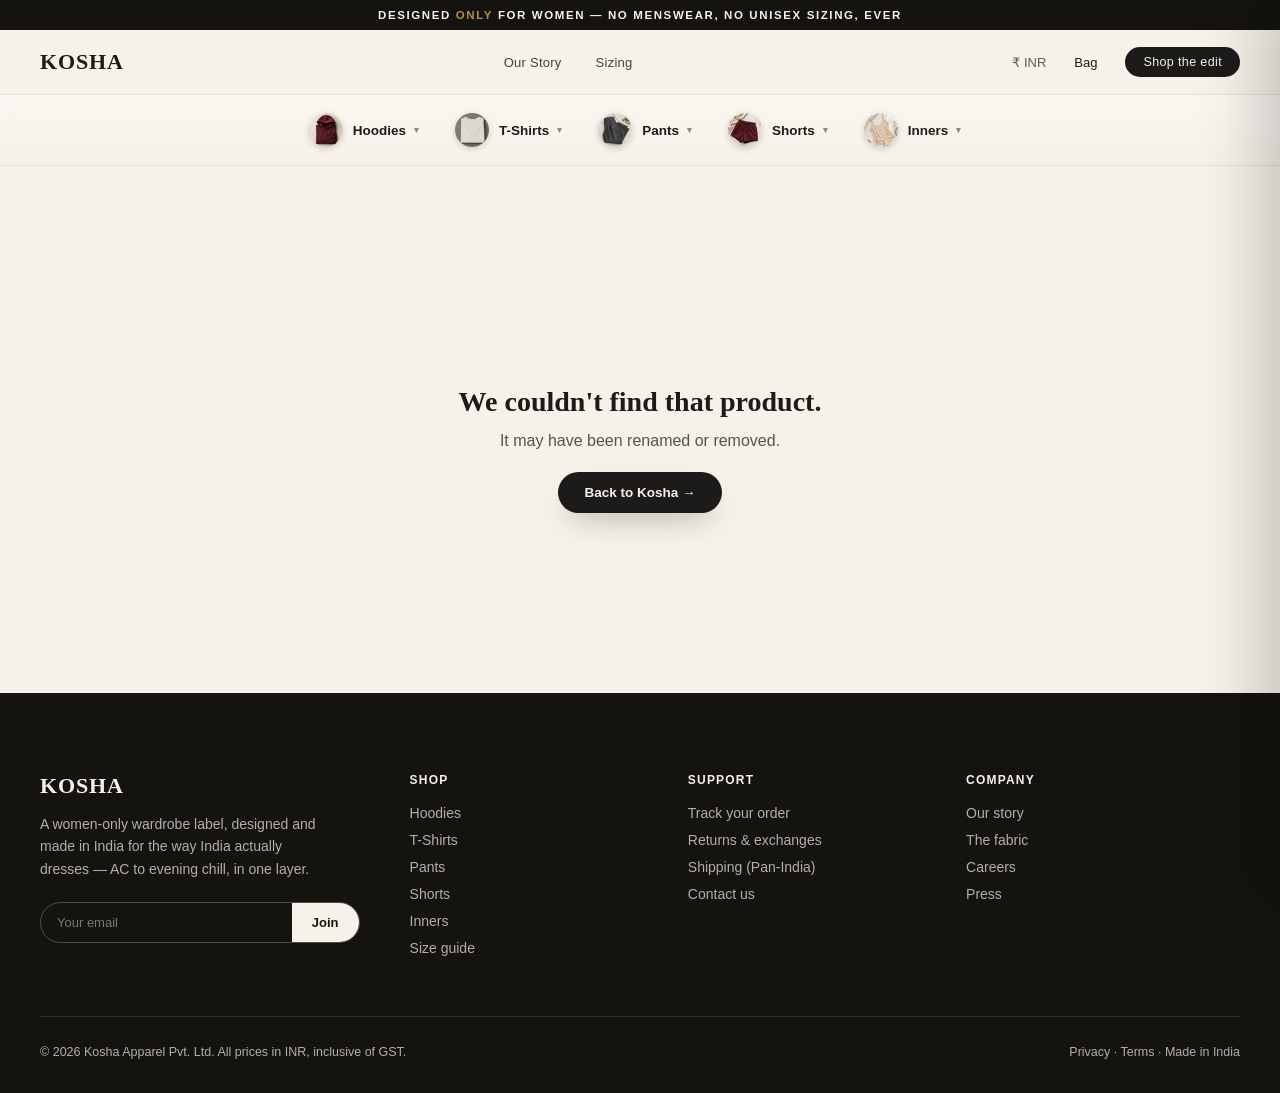
<file: product.html>
<!DOCTYPE html>
<html lang="en">
<head>
<meta charset="UTF-8">
<meta name="viewport" content="width=device-width, initial-scale=1.0">
<title>Kosha — Product</title>
<link rel="stylesheet" href="styles.css">
</head>
<body>

<header class="nav" id="siteHeader">
  <div class="announce">Designed <b>only</b> for women — no menswear, no unisex sizing, ever</div>
  <div class="wrap nav-inner">
    <a class="logo" href="index.html">KOSHA</a>
    <nav class="nav-links">
      <a href="index.html#provenance">Our Story</a>
      <a href="index.html#sizing">Sizing</a>
    </nav>
    <div class="nav-right">
      <span style="opacity:0.7;">₹ INR</span>
      <button type="button" class="cart-toggle" id="cartToggle" aria-label="Open bag">
        Bag<span class="cart-count" id="cartCount" style="display:none;">0</span>
      </button>
      <a class="nav-cta" href="hoodies.html">Shop the edit</a>
    </div>
  </div>
  <nav class="category-bar" id="categoryBar">
    <div class="wrap category-bar-inner">
      <a href="hoodies.html" class="cat-pill" data-cat="hoodies">
        <span class="cat-pill-ic"><img src="assets/product-oxblood.png" alt="" loading="lazy"></span>
        Hoodies<span class="chev">▾</span>
      </a>
      <a href="tshirts.html" class="cat-pill" data-cat="tshirts">
        <span class="cat-pill-ic"><img src="assets/tshirt-ivory.png" alt="" loading="lazy"></span>
        T-Shirts<span class="chev">▾</span>
      </a>
      <a href="pants.html" class="cat-pill" data-cat="pants">
        <span class="cat-pill-ic"><img src="assets/pants-graphite.png" alt="" loading="lazy"></span>
        Pants<span class="chev">▾</span>
      </a>
      <a href="shorts.html" class="cat-pill" data-cat="shorts">
        <span class="cat-pill-ic"><img src="assets/shorts-oxblood.png" alt="" loading="lazy"></span>
        Shorts<span class="chev">▾</span>
      </a>
      <a href="inners.html" class="cat-pill" data-cat="inners">
        <span class="cat-pill-ic"><img src="assets/inners-nude.png" alt="" loading="lazy"></span>
        Inners<span class="chev">▾</span>
      </a>
    </div>
  </nav>
</header>
<div class="mega-overlay" id="megaOverlay"></div>
<div class="mega-panel" id="megaPanel">
  <div class="wrap mega-panel-inner">
    <div class="mega-visual" id="megaVisual">
      <img id="megaImage" src="assets/lifestyle.png" alt="">
      <div class="sheen"></div>
    </div>
    <div class="mega-content">
      <div class="mega-eyebrow" id="megaEyebrow">01 · Hoodies</div>
      <h3 id="megaTitle">The Terry Hoodie</h3>
      <p id="megaDesc">420 GSM French terry, cut oversized for the cropped-not-cropped length we're known for.</p>
      <div class="mega-swatches" id="megaSwatches"></div>
      <a href="hoodies.html" class="mega-cta" id="megaCta">Shop All Hoodies →</a>
    </div>
  </div>
</div>

<section class="product-detail"><div id="productRoot"></div></section>

<footer>
  <div class="wrap">
    <div class="footer-top">
      <div class="foot-brand">
        <div class="logo">KOSHA</div>
        <p>A women-only wardrobe label, designed and made in India for the way India actually dresses — AC to evening chill, in one layer.</p>
        <div class="newsletter">
          <input type="email" placeholder="Your email" aria-label="Email address">
          <button type="button">Join</button>
        </div>
      </div>
      <div>
        <h5>Shop</h5>
        <ul>
          <li><a href="hoodies.html">Hoodies</a></li>
          <li><a href="tshirts.html">T-Shirts</a></li>
          <li><a href="pants.html">Pants</a></li>
          <li><a href="shorts.html">Shorts</a></li>
          <li><a href="inners.html">Inners</a></li>
          <li><a href="index.html#sizing">Size guide</a></li>
        </ul>
      </div>
      <div>
        <h5>Support</h5>
        <ul>
          <li><a href="#">Track your order</a></li>
          <li><a href="#">Returns &amp; exchanges</a></li>
          <li><a href="#">Shipping (Pan-India)</a></li>
          <li><a href="#">Contact us</a></li>
        </ul>
      </div>
      <div>
        <h5>Company</h5>
        <ul>
          <li><a href="index.html#provenance">Our story</a></li>
          <li><a href="index.html#fabric">The fabric</a></li>
          <li><a href="#">Careers</a></li>
          <li><a href="#">Press</a></li>
        </ul>
      </div>
    </div>
    <div class="footer-bottom">
      <span>© 2026 Kosha Apparel Pvt. Ltd. All prices in INR, inclusive of GST.</span>
      <span>Privacy · Terms · Made in India</span>
    </div>
  </div>
</footer>

<div class="cart-overlay" id="cartOverlay"></div>
<aside class="cart-drawer" id="cartDrawer" aria-label="Shopping bag">
  <div class="cart-head">
    <h3>Your Bag</h3>
    <button type="button" class="cart-close" id="cartClose" aria-label="Close bag">&times;</button>
  </div>
  <div class="cart-items" id="cartItems">
    <div class="cart-empty">Your bag is empty. Add something you'll actually wear.</div>
  </div>
  <div class="cart-foot">
    <div class="cart-subtotal"><span>Subtotal</span><span id="cartSubtotal">₹0</span></div>
    <div class="cart-note">Inclusive of GST. Shipping free over ₹1,999.</div>
    <button type="button" class="cart-checkout" id="cartCheckout" disabled>Checkout</button>
  </div>
</aside>

<script src="https://checkout.razorpay.com/v1/checkout.js"></script>
<script src="js/shop-data.js"></script>
<script src="js/cart.js"></script>
<script src="js/category-page.js"></script>
<script src="js/menu.js"></script>
<script src="js/product-page.js"></script>
<script>renderProductPage();</script>
</body>
</html>
</file>
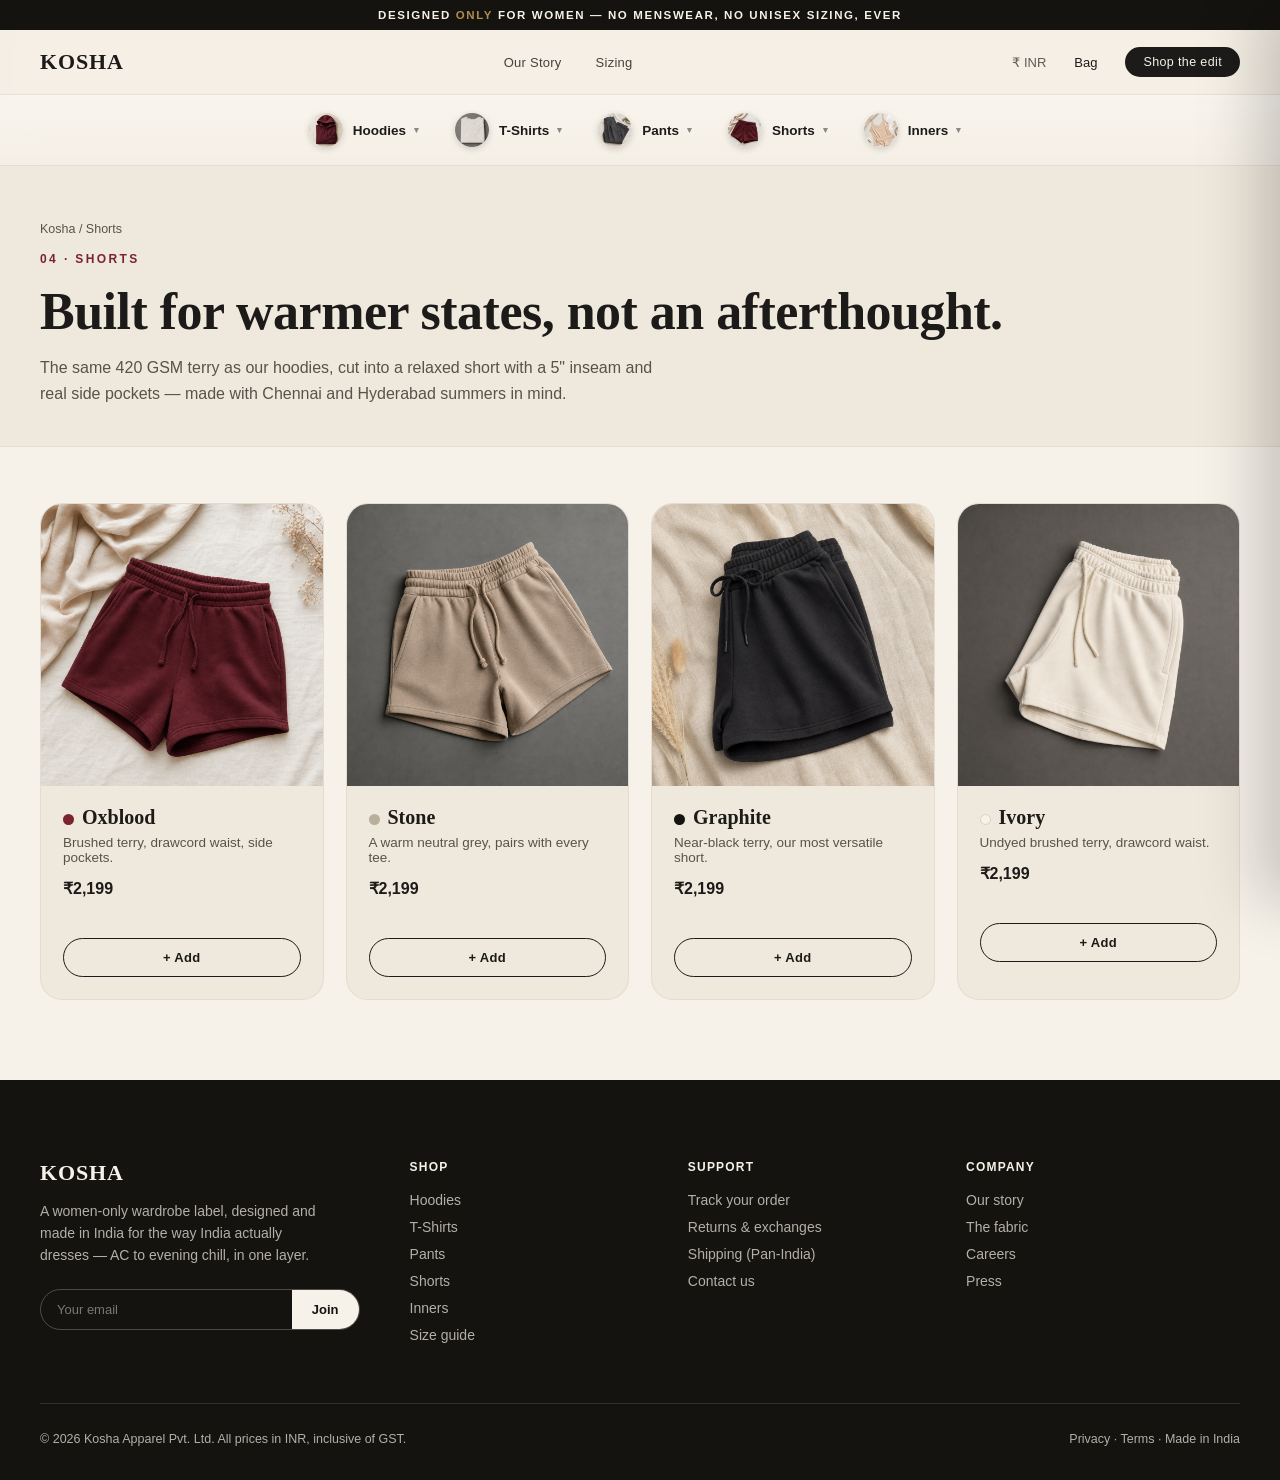
<file: shorts.html>
<!DOCTYPE html>
<html lang="en">
<head>
<meta charset="UTF-8">
<meta name="viewport" content="width=device-width, initial-scale=1.0">
<title>Kosha — Shorts</title>
<link rel="stylesheet" href="styles.css">
</head>
<body>

<header class="nav" id="siteHeader">
  <div class="announce">Designed <b>only</b> for women — no menswear, no unisex sizing, ever</div>
  <div class="wrap nav-inner">
    <a class="logo" href="index.html">KOSHA</a>
    <nav class="nav-links">
      <a href="index.html#provenance">Our Story</a>
      <a href="index.html#sizing">Sizing</a>
    </nav>
    <div class="nav-right">
      <span style="opacity:0.7;">₹ INR</span>
      <button type="button" class="cart-toggle" id="cartToggle" aria-label="Open bag">
        Bag<span class="cart-count" id="cartCount" style="display:none;">0</span>
      </button>
      <a class="nav-cta" href="hoodies.html">Shop the edit</a>
    </div>
  </div>
  <nav class="category-bar" id="categoryBar">
    <div class="wrap category-bar-inner">
      <a href="hoodies.html" class="cat-pill" data-cat="hoodies">
        <span class="cat-pill-ic"><img src="assets/product-oxblood.png" alt="" loading="lazy"></span>
        Hoodies<span class="chev">▾</span>
      </a>
      <a href="tshirts.html" class="cat-pill" data-cat="tshirts">
        <span class="cat-pill-ic"><img src="assets/tshirt-ivory.png" alt="" loading="lazy"></span>
        T-Shirts<span class="chev">▾</span>
      </a>
      <a href="pants.html" class="cat-pill" data-cat="pants">
        <span class="cat-pill-ic"><img src="assets/pants-graphite.png" alt="" loading="lazy"></span>
        Pants<span class="chev">▾</span>
      </a>
      <a href="shorts.html" class="cat-pill" data-cat="shorts">
        <span class="cat-pill-ic"><img src="assets/shorts-oxblood.png" alt="" loading="lazy"></span>
        Shorts<span class="chev">▾</span>
      </a>
      <a href="inners.html" class="cat-pill" data-cat="inners">
        <span class="cat-pill-ic"><img src="assets/inners-nude.png" alt="" loading="lazy"></span>
        Inners<span class="chev">▾</span>
      </a>
    </div>
  </nav>
</header>
<div class="mega-overlay" id="megaOverlay"></div>
<div class="mega-panel" id="megaPanel">
  <div class="wrap mega-panel-inner">
    <div class="mega-visual" id="megaVisual">
      <img id="megaImage" src="assets/lifestyle.png" alt="">
      <div class="sheen"></div>
    </div>
    <div class="mega-content">
      <div class="mega-eyebrow" id="megaEyebrow">01 · Hoodies</div>
      <h3 id="megaTitle">The Terry Hoodie</h3>
      <p id="megaDesc">420 GSM French terry, cut oversized for the cropped-not-cropped length we're known for.</p>
      <div class="mega-swatches" id="megaSwatches"></div>
      <a href="hoodies.html" class="mega-cta" id="megaCta">Shop All Hoodies →</a>
    </div>
  </div>
</div>

<section class="page-hero">
  <div class="wrap">
    <div class="breadcrumb"><a href="index.html">Kosha</a> / Shorts</div>
    <div class="section-eyebrow">04 · Shorts</div>
    <h1>Built for warmer states, not an afterthought.</h1>
    <p>The same 420 GSM terry as our hoodies, cut into a relaxed short with a 5" inseam and real side pockets — made with Chennai and Hyderabad summers in mind.</p>
  </div>
</section>
<section class="category-grid-section">
  <div class="wrap">
    <div class="product-grid" id="categoryGrid"></div>
  </div>
</section>

<footer>
  <div class="wrap">
    <div class="footer-top">
      <div class="foot-brand">
        <div class="logo">KOSHA</div>
        <p>A women-only wardrobe label, designed and made in India for the way India actually dresses — AC to evening chill, in one layer.</p>
        <div class="newsletter">
          <input type="email" placeholder="Your email" aria-label="Email address">
          <button type="button">Join</button>
        </div>
      </div>
      <div>
        <h5>Shop</h5>
        <ul>
          <li><a href="hoodies.html">Hoodies</a></li>
          <li><a href="tshirts.html">T-Shirts</a></li>
          <li><a href="pants.html">Pants</a></li>
          <li><a href="shorts.html">Shorts</a></li>
          <li><a href="inners.html">Inners</a></li>
          <li><a href="index.html#sizing">Size guide</a></li>
        </ul>
      </div>
      <div>
        <h5>Support</h5>
        <ul>
          <li><a href="#">Track your order</a></li>
          <li><a href="#">Returns &amp; exchanges</a></li>
          <li><a href="#">Shipping (Pan-India)</a></li>
          <li><a href="#">Contact us</a></li>
        </ul>
      </div>
      <div>
        <h5>Company</h5>
        <ul>
          <li><a href="index.html#provenance">Our story</a></li>
          <li><a href="index.html#fabric">The fabric</a></li>
          <li><a href="#">Careers</a></li>
          <li><a href="#">Press</a></li>
        </ul>
      </div>
    </div>
    <div class="footer-bottom">
      <span>© 2026 Kosha Apparel Pvt. Ltd. All prices in INR, inclusive of GST.</span>
      <span>Privacy · Terms · Made in India</span>
    </div>
  </div>
</footer>

<div class="cart-overlay" id="cartOverlay"></div>
<aside class="cart-drawer" id="cartDrawer" aria-label="Shopping bag">
  <div class="cart-head">
    <h3>Your Bag</h3>
    <button type="button" class="cart-close" id="cartClose" aria-label="Close bag">&times;</button>
  </div>
  <div class="cart-items" id="cartItems">
    <div class="cart-empty">Your bag is empty. Add something you'll actually wear.</div>
  </div>
  <div class="cart-foot">
    <div class="cart-subtotal"><span>Subtotal</span><span id="cartSubtotal">₹0</span></div>
    <div class="cart-note">Inclusive of GST. Shipping free over ₹1,999.</div>
    <button type="button" class="cart-checkout" id="cartCheckout" disabled>Checkout</button>
  </div>
</aside>

<script src="https://checkout.razorpay.com/v1/checkout.js"></script>
<script src="js/shop-data.js"></script>
<script src="js/cart.js"></script>
<script src="js/category-page.js"></script>
<script src="js/menu.js"></script>
<script>renderCategoryPage("shorts");</script>
</body>
</html>
</file>
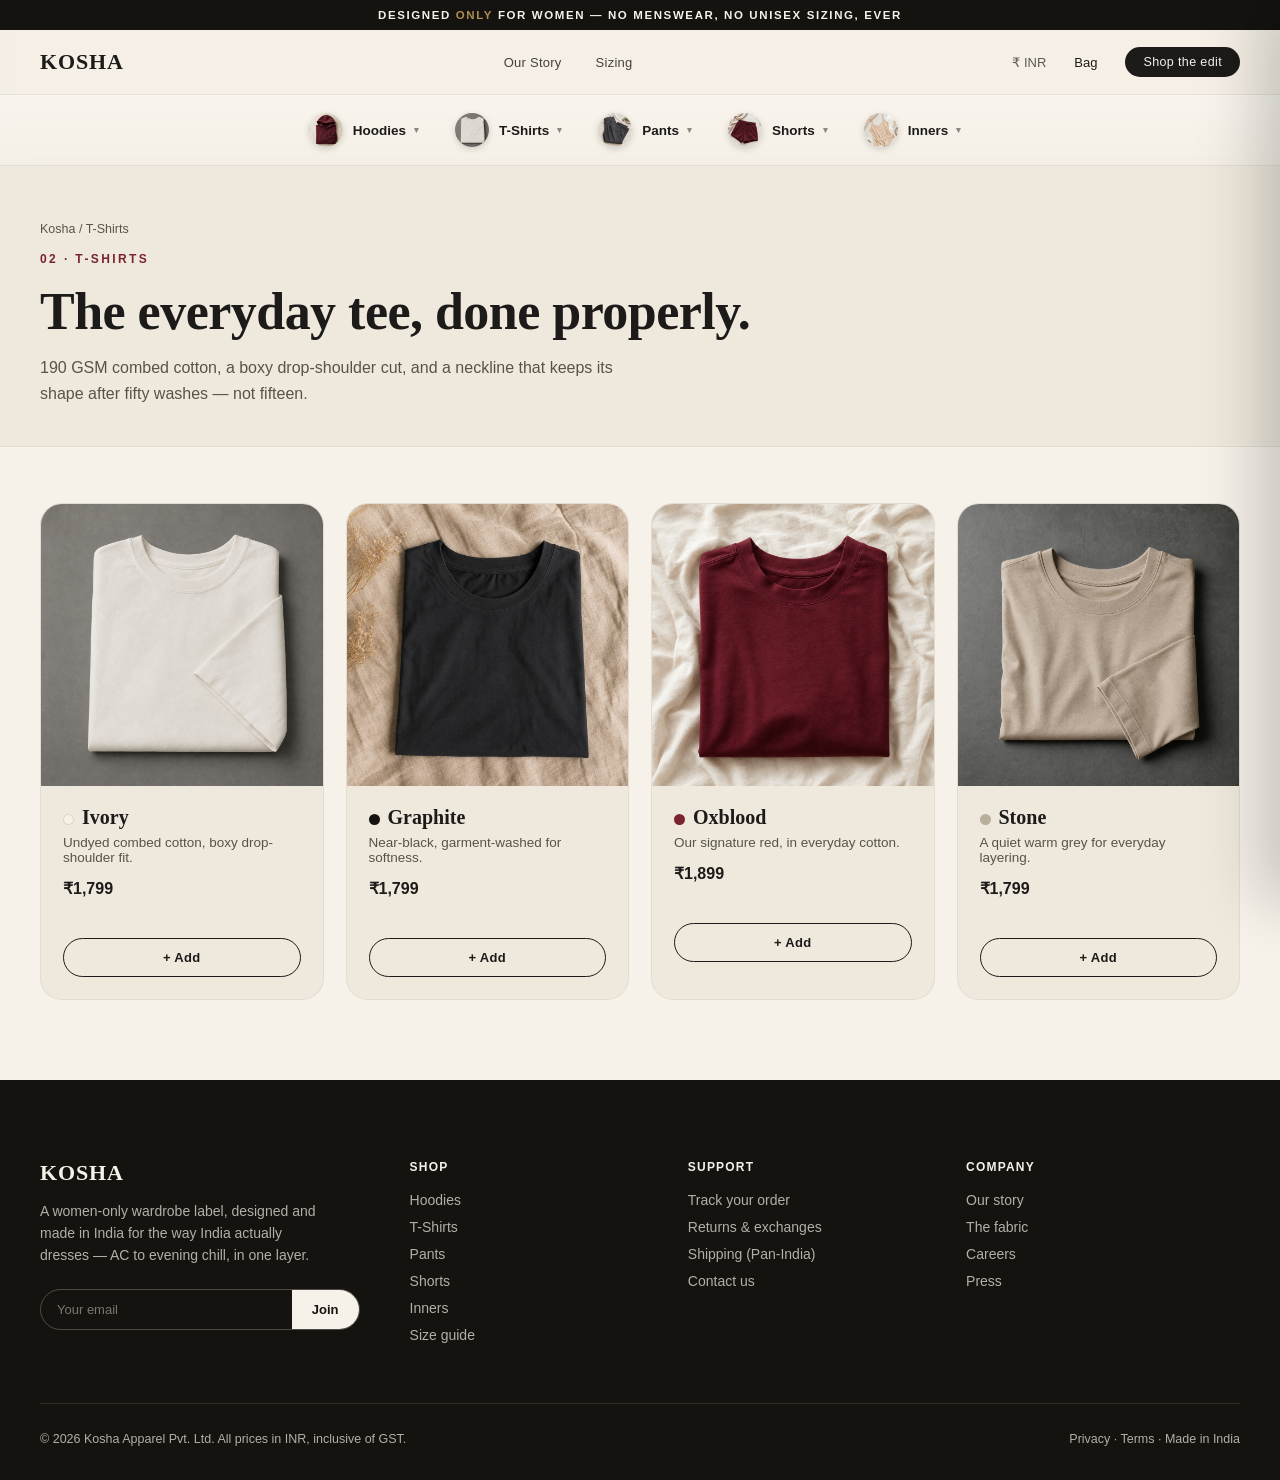
<file: tshirts.html>
<!DOCTYPE html>
<html lang="en">
<head>
<meta charset="UTF-8">
<meta name="viewport" content="width=device-width, initial-scale=1.0">
<title>Kosha — T-Shirts</title>
<link rel="stylesheet" href="styles.css">
</head>
<body>

<header class="nav" id="siteHeader">
  <div class="announce">Designed <b>only</b> for women — no menswear, no unisex sizing, ever</div>
  <div class="wrap nav-inner">
    <a class="logo" href="index.html">KOSHA</a>
    <nav class="nav-links">
      <a href="index.html#provenance">Our Story</a>
      <a href="index.html#sizing">Sizing</a>
    </nav>
    <div class="nav-right">
      <span style="opacity:0.7;">₹ INR</span>
      <button type="button" class="cart-toggle" id="cartToggle" aria-label="Open bag">
        Bag<span class="cart-count" id="cartCount" style="display:none;">0</span>
      </button>
      <a class="nav-cta" href="hoodies.html">Shop the edit</a>
    </div>
  </div>
  <nav class="category-bar" id="categoryBar">
    <div class="wrap category-bar-inner">
      <a href="hoodies.html" class="cat-pill" data-cat="hoodies">
        <span class="cat-pill-ic"><img src="assets/product-oxblood.png" alt="" loading="lazy"></span>
        Hoodies<span class="chev">▾</span>
      </a>
      <a href="tshirts.html" class="cat-pill" data-cat="tshirts">
        <span class="cat-pill-ic"><img src="assets/tshirt-ivory.png" alt="" loading="lazy"></span>
        T-Shirts<span class="chev">▾</span>
      </a>
      <a href="pants.html" class="cat-pill" data-cat="pants">
        <span class="cat-pill-ic"><img src="assets/pants-graphite.png" alt="" loading="lazy"></span>
        Pants<span class="chev">▾</span>
      </a>
      <a href="shorts.html" class="cat-pill" data-cat="shorts">
        <span class="cat-pill-ic"><img src="assets/shorts-oxblood.png" alt="" loading="lazy"></span>
        Shorts<span class="chev">▾</span>
      </a>
      <a href="inners.html" class="cat-pill" data-cat="inners">
        <span class="cat-pill-ic"><img src="assets/inners-nude.png" alt="" loading="lazy"></span>
        Inners<span class="chev">▾</span>
      </a>
    </div>
  </nav>
</header>
<div class="mega-overlay" id="megaOverlay"></div>
<div class="mega-panel" id="megaPanel">
  <div class="wrap mega-panel-inner">
    <div class="mega-visual" id="megaVisual">
      <img id="megaImage" src="assets/lifestyle.png" alt="">
      <div class="sheen"></div>
    </div>
    <div class="mega-content">
      <div class="mega-eyebrow" id="megaEyebrow">01 · Hoodies</div>
      <h3 id="megaTitle">The Terry Hoodie</h3>
      <p id="megaDesc">420 GSM French terry, cut oversized for the cropped-not-cropped length we're known for.</p>
      <div class="mega-swatches" id="megaSwatches"></div>
      <a href="hoodies.html" class="mega-cta" id="megaCta">Shop All Hoodies →</a>
    </div>
  </div>
</div>

<section class="page-hero">
  <div class="wrap">
    <div class="breadcrumb"><a href="index.html">Kosha</a> / T-Shirts</div>
    <div class="section-eyebrow">02 · T-Shirts</div>
    <h1>The everyday tee, done properly.</h1>
    <p>190 GSM combed cotton, a boxy drop-shoulder cut, and a neckline that keeps its shape after fifty washes — not fifteen.</p>
  </div>
</section>
<section class="category-grid-section">
  <div class="wrap">
    <div class="product-grid" id="categoryGrid"></div>
  </div>
</section>

<footer>
  <div class="wrap">
    <div class="footer-top">
      <div class="foot-brand">
        <div class="logo">KOSHA</div>
        <p>A women-only wardrobe label, designed and made in India for the way India actually dresses — AC to evening chill, in one layer.</p>
        <div class="newsletter">
          <input type="email" placeholder="Your email" aria-label="Email address">
          <button type="button">Join</button>
        </div>
      </div>
      <div>
        <h5>Shop</h5>
        <ul>
          <li><a href="hoodies.html">Hoodies</a></li>
          <li><a href="tshirts.html">T-Shirts</a></li>
          <li><a href="pants.html">Pants</a></li>
          <li><a href="shorts.html">Shorts</a></li>
          <li><a href="inners.html">Inners</a></li>
          <li><a href="index.html#sizing">Size guide</a></li>
        </ul>
      </div>
      <div>
        <h5>Support</h5>
        <ul>
          <li><a href="#">Track your order</a></li>
          <li><a href="#">Returns &amp; exchanges</a></li>
          <li><a href="#">Shipping (Pan-India)</a></li>
          <li><a href="#">Contact us</a></li>
        </ul>
      </div>
      <div>
        <h5>Company</h5>
        <ul>
          <li><a href="index.html#provenance">Our story</a></li>
          <li><a href="index.html#fabric">The fabric</a></li>
          <li><a href="#">Careers</a></li>
          <li><a href="#">Press</a></li>
        </ul>
      </div>
    </div>
    <div class="footer-bottom">
      <span>© 2026 Kosha Apparel Pvt. Ltd. All prices in INR, inclusive of GST.</span>
      <span>Privacy · Terms · Made in India</span>
    </div>
  </div>
</footer>

<div class="cart-overlay" id="cartOverlay"></div>
<aside class="cart-drawer" id="cartDrawer" aria-label="Shopping bag">
  <div class="cart-head">
    <h3>Your Bag</h3>
    <button type="button" class="cart-close" id="cartClose" aria-label="Close bag">&times;</button>
  </div>
  <div class="cart-items" id="cartItems">
    <div class="cart-empty">Your bag is empty. Add something you'll actually wear.</div>
  </div>
  <div class="cart-foot">
    <div class="cart-subtotal"><span>Subtotal</span><span id="cartSubtotal">₹0</span></div>
    <div class="cart-note">Inclusive of GST. Shipping free over ₹1,999.</div>
    <button type="button" class="cart-checkout" id="cartCheckout" disabled>Checkout</button>
  </div>
</aside>

<script src="https://checkout.razorpay.com/v1/checkout.js"></script>
<script src="js/shop-data.js"></script>
<script src="js/cart.js"></script>
<script src="js/category-page.js"></script>
<script src="js/menu.js"></script>
<script>renderCategoryPage("tshirts");</script>
</body>
</html>
</file>
<file: styles.css>
:root{
    --ivory:#F6F2EA;
    --ivory-2:#EFE9DD;
    --graphite:#15130F;
    --graphite-2:#211E19;
    --oxblood:#7A2430;
    --oxblood-2:#5E1B25;
    --stone:#B9AF9D;
    --gold:#B08D4F;
    --ink:#1C1B19;
    --ink-soft:#57534A;
    --serif: ui-serif, "Iowan Old Style", "Palatino Linotype", Georgia, "Times New Roman", serif;
    --sans: -apple-system, BlinkMacSystemFont, "Segoe UI", Helvetica, Arial, sans-serif;
  }
  *{margin:0;padding:0;box-sizing:border-box;}
  html{scroll-behavior:smooth;}
  body{
    background:var(--ivory);
    color:var(--ink);
    font-family:var(--sans);
    -webkit-font-smoothing:antialiased;
    overflow-x:hidden;
  }
  img{display:block;max-width:100%;}
  a{color:inherit;text-decoration:none;}
  .wrap{max-width:1280px;margin:0 auto;padding:0 40px;}
  @media (max-width:700px){.wrap{padding:0 22px;}}

  /* focus visibility */
  a:focus-visible, button:focus-visible{outline:2px solid var(--oxblood); outline-offset:3px;}

  @media (prefers-reduced-motion: reduce){
    html{scroll-behavior:auto;}
    *{animation-duration:0.001ms !important; transition-duration:0.001ms !important;}
  }

  /* ---------- NAV ---------- */
  header.nav{
    position:fixed; top:0; left:0; right:0; z-index:100;
    background:rgba(246,242,234,0.72);
    backdrop-filter:blur(18px) saturate(160%);
    -webkit-backdrop-filter:blur(18px) saturate(160%);
    border-bottom:1px solid rgba(28,27,25,0.08);
  }
  .nav-inner{
    display:flex; align-items:center; justify-content:space-between;
    height:64px;
  }
  .logo{
    font-family:var(--serif); font-size:22px; letter-spacing:0.04em; font-weight:600;
  }
  .nav-links{display:flex; gap:34px; font-size:13px; letter-spacing:0.02em;}
  .nav-links a{opacity:0.82; transition:opacity .2s;}
  .nav-links a:hover{opacity:1;}
  .nav-right{display:flex; align-items:center; gap:22px; font-size:13px;}
  .nav-cta{
    background:var(--ink); color:var(--ivory); padding:8px 18px; border-radius:999px; font-size:12.5px; letter-spacing:0.03em;
  }
  .nav-mobile-toggle{display:none;}
  @media (max-width:860px){
    .nav-links{display:none;}
  }
  .announce{
    background:var(--graphite); color:var(--ivory);
    text-align:center; font-size:11.5px; letter-spacing:0.14em; text-transform:uppercase;
    padding:9px 0; font-weight:600;
  }
  .announce b{color:var(--gold); font-weight:700;}

  /* ---------- CATEGORY BAR + MEGA MENU ---------- */
  .category-bar{
    border-top:1px solid rgba(28,27,25,0.07);
    background:linear-gradient(180deg, rgba(255,255,255,0.35), rgba(255,255,255,0));
  }
  .category-bar-inner{
    display:flex; align-items:center; justify-content:center; gap:8px;
    padding:10px 0; perspective:1200px;
  }
  .cat-pill{
    display:flex; align-items:center; gap:10px; padding:7px 18px 7px 8px; border-radius:999px;
    background:transparent; border:1px solid transparent; cursor:pointer;
    font-family:var(--sans); font-size:13.5px; font-weight:600; color:var(--ink);
    text-decoration:none;
    transition:background .25s ease, border-color .25s ease, transform .25s ease, box-shadow .25s ease;
    transform-style:preserve-3d;
  }
  .cat-pill-ic{
    width:34px; height:34px; border-radius:50%; overflow:hidden; flex-shrink:0;
    box-shadow:0 2px 6px rgba(28,27,25,0.18), inset 0 0 0 1px rgba(255,255,255,0.5);
    transition:transform .3s ease, box-shadow .3s ease;
  }
  .cat-pill-ic img{width:100%; height:100%; object-fit:cover; display:block;}
  .cat-pill:hover, .cat-pill.active{
    background:var(--ivory); border-color:rgba(28,27,25,0.1);
    box-shadow:0 10px 24px -12px rgba(28,27,25,0.35);
    transform:translateY(-2px);
  }
  .cat-pill:hover .cat-pill-ic, .cat-pill.active .cat-pill-ic{
    transform:scale(1.08) translateZ(6px);
    box-shadow:0 6px 16px rgba(28,27,25,0.28), inset 0 0 0 1px rgba(255,255,255,0.6);
  }
  .cat-pill .chev{font-size:9px; margin-left:-2px; opacity:0.5; transition:transform .25s ease;}
  .cat-pill.active .chev{transform:rotate(180deg);}

  .mega-overlay{
    position:fixed; inset:0; top:0; background:rgba(21,19,15,0.3); z-index:98;
    opacity:0; pointer-events:none; transition:opacity .35s ease;
  }
  .mega-overlay.open{opacity:1; pointer-events:auto;}

  .mega-panel{
    position:fixed; left:0; right:0; top:var(--header-h, 138px); z-index:99;
    background:var(--ivory); pointer-events:none;
    box-shadow:0 40px 80px -20px rgba(21,19,15,0.35), 0 2px 0 rgba(28,27,25,0.06);
    border-bottom:1px solid rgba(28,27,25,0.08);
    opacity:0; visibility:hidden; transform:translateY(-14px) scaleY(0.98); transform-origin:top center;
    transition:opacity .35s cubic-bezier(.2,.8,.2,1), transform .35s cubic-bezier(.2,.8,.2,1), visibility 0s linear .35s;
  }
  .mega-panel.open{ pointer-events:auto; }
  .mega-panel.open{
    opacity:1; visibility:visible; transform:translateY(0) scaleY(1);
    transition:opacity .35s cubic-bezier(.2,.8,.2,1), transform .35s cubic-bezier(.2,.8,.2,1), visibility 0s linear 0s;
  }
  .mega-panel-inner{
    display:grid; grid-template-columns:0.9fr 1.3fr; gap:56px; padding:44px 0 52px; align-items:center;
  }
  .mega-visual{
    position:relative; aspect-ratio:5/4; border-radius:20px; overflow:hidden; perspective:1000px;
    box-shadow:0 30px 60px -24px rgba(28,27,25,0.4);
  }
  .mega-visual img{
    width:100%; height:100%; object-fit:cover;
    transition:transform .15s ease-out;
    transform:scale(1.02);
    will-change:transform;
  }
  .mega-visual .sheen{
    position:absolute; inset:0; pointer-events:none; opacity:0; transition:opacity .3s ease;
    background:radial-gradient(circle 220px at var(--mx,50%) var(--my,50%), rgba(255,255,255,0.35), transparent 60%);
    mix-blend-mode:overlay;
  }
  .mega-visual:hover .sheen{opacity:1;}
  .mega-eyebrow{font-size:11.5px; letter-spacing:0.16em; text-transform:uppercase; color:var(--oxblood); font-weight:700; margin-bottom:14px;}
  .mega-content h3{font-family:var(--serif); font-size:32px; font-weight:600; margin-bottom:14px; letter-spacing:-0.01em;}
  .mega-content > p{color:var(--ink-soft); font-size:15px; line-height:1.6; max-width:420px; margin-bottom:26px;}
  .mega-swatches{display:grid; grid-template-columns:1fr 1fr; gap:10px; margin-bottom:30px; max-width:440px;}
  .mega-swatch-item{
    display:flex; align-items:center; gap:10px; padding:9px 12px; border-radius:12px;
    background:var(--ivory-2); font-size:13px; transition:transform .2s ease, box-shadow .2s ease;
    cursor:pointer; border:1px solid transparent;
  }
  .mega-swatch-item:hover{transform:translateY(-2px) translateZ(4px); box-shadow:0 8px 18px -10px rgba(28,27,25,0.3); border-color:rgba(28,27,25,0.08);}
  .mega-swatch-item .dot{width:14px; height:14px; border-radius:50%; flex-shrink:0; box-shadow:inset 0 0 0 1px rgba(0,0,0,0.08);}
  .mega-swatch-item .nm{font-weight:600; flex:1; white-space:nowrap; overflow:hidden; text-overflow:ellipsis;}
  .mega-swatch-item .pr{color:var(--ink-soft); font-size:12px;}
  .mega-cta{
    display:inline-flex; align-items:center; gap:8px; background:var(--ink); color:var(--ivory);
    padding:13px 26px; border-radius:999px; font-size:13.5px; font-weight:700;
    transition:transform .25s ease, background .25s ease, box-shadow .25s ease;
    box-shadow:0 14px 30px -14px rgba(28,27,25,0.5);
  }
  .mega-cta:hover{background:var(--oxblood); transform:translateY(-2px); box-shadow:0 18px 34px -12px rgba(122,36,48,0.55);}
  @media (max-width:900px){
    .mega-panel-inner{grid-template-columns:1fr; gap:24px; padding:28px 0 34px;}
    .mega-visual{aspect-ratio:16/9;}
  }
  @media (max-width:860px){
    .category-bar-inner{justify-content:flex-start; overflow-x:auto; padding:10px 20px; gap:6px; -ms-overflow-style:none; scrollbar-width:none;}
    .category-bar-inner::-webkit-scrollbar{display:none;}
    .cat-pill{flex-shrink:0;}
  }

  /* ---------- HERO ---------- */
  .hero{
    position:relative; height:100vh; min-height:680px; width:100%;
    display:flex; align-items:flex-end;
    background:var(--graphite);
    overflow:hidden;
  }
  .hero img{
    position:absolute; inset:0; width:100%; height:100%; object-fit:cover; object-position:top center;
    opacity:0.96;
  }
  .hero::after{
    content:""; position:absolute; inset:0;
    background:linear-gradient(180deg, rgba(21,19,15,0.05) 0%, rgba(21,19,15,0.15) 45%, rgba(21,19,15,0.92) 100%);
  }
  .hero-content{position:relative; z-index:2; width:100%; padding-bottom:64px;}
  .eyebrow{
    color:var(--gold); font-size:12px; letter-spacing:0.22em; text-transform:uppercase; margin-bottom:18px; font-weight:600;
  }
  .hero h1{
    font-family:var(--serif); color:var(--ivory); font-size:clamp(40px,7vw,84px); line-height:1.02; letter-spacing:-0.01em; max-width:900px; font-weight:600;
  }
  .hero h1 em{font-style:italic; color:var(--stone);}
  .hero p.sub{
    color:rgba(246,242,234,0.78); font-size:clamp(15px,1.7vw,19px); max-width:480px; margin-top:22px; line-height:1.55;
  }
  .hero-actions{display:flex; gap:16px; margin-top:34px; align-items:center; flex-wrap:wrap;}
  .btn-primary{
    background:var(--ivory); color:var(--graphite); padding:14px 30px; border-radius:999px; font-size:14.5px; font-weight:600; letter-spacing:0.01em;
    transition:transform .25s ease, background .25s ease;
    display:inline-block;
  }
  .btn-primary:hover{transform:translateY(-2px); background:#fff;}
  .btn-ghost{
    color:var(--ivory); font-size:14.5px; border-bottom:1px solid rgba(246,242,234,0.4); padding-bottom:3px;
  }
  .hero-price{color:rgba(246,242,234,0.6); font-size:13px; margin-top:26px; letter-spacing:0.02em;}

  /* ---------- SECTION HEADERS ---------- */
  .section{padding:120px 0;}
  @media (max-width:700px){.section{padding:76px 0;}}
  .section-head{max-width:640px; margin-bottom:64px;}
  .section-eyebrow{
    font-size:12px; letter-spacing:0.2em; text-transform:uppercase; color:var(--oxblood); font-weight:700; margin-bottom:16px;
  }
  .section-head h2{
    font-family:var(--serif); font-size:clamp(30px,4vw,48px); line-height:1.1; font-weight:600; letter-spacing:-0.01em;
  }
  .section-head p{color:var(--ink-soft); font-size:17px; line-height:1.6; margin-top:18px;}

  /* ---------- COLLECTION STRIP ---------- */
  .collection{background:var(--ivory);}
  .strip{
    display:flex; gap:22px; overflow-x:auto; padding-bottom:16px; scroll-snap-type:x mandatory;
    -ms-overflow-style:none; scrollbar-width:none;
  }
  .strip::-webkit-scrollbar{display:none;}
  .card{
    flex:0 0 auto; width:340px; scroll-snap-align:start;
    background:var(--ivory-2); border-radius:22px; overflow:hidden;
    border:1px solid rgba(28,27,25,0.06);
    transition:transform .35s cubic-bezier(.2,.8,.2,1), box-shadow .35s;
  }
  .card:hover{transform:translateY(-6px); box-shadow:0 24px 48px -20px rgba(28,27,25,0.25);}
  .card-img{aspect-ratio:1/1; overflow:hidden; background:var(--stone);}
  .card-img img{width:100%; height:100%; object-fit:cover; transition:transform .6s ease;}
  .card:hover .card-img img{transform:scale(1.05);}
  .card-info{padding:20px 22px 26px;}
  .card-info .swatch{display:inline-block; width:11px; height:11px; border-radius:50%; margin-right:8px; vertical-align:middle;}
  .card-info h3{font-family:var(--serif); font-size:20px; font-weight:600; margin-bottom:6px;}
  .card-info .desc{color:var(--ink-soft); font-size:13.5px; margin-bottom:14px;}
  .card-info .price-row{display:flex; align-items:baseline; justify-content:space-between;}
  .card-info .price{font-size:16px; font-weight:600;}
  .card-info .price .strike{color:var(--ink-soft); text-decoration:line-through; font-weight:400; font-size:13px; margin-left:7px;}
  .card-info .add{font-size:12.5px; color:var(--oxblood); font-weight:700; letter-spacing:0.02em;}
  .add-btn{
    margin-top:14px; width:100%; padding:11px 0; border-radius:999px; border:1px solid var(--ink);
    background:transparent; color:var(--ink); font-size:13px; font-weight:700; letter-spacing:0.02em;
    cursor:pointer; transition:background .2s ease, color .2s ease;
  }
  .add-btn:hover{background:var(--ink); color:var(--ivory);}
  .add-btn.just-added{background:var(--oxblood); color:var(--ivory); border-color:var(--oxblood);}

  /* ---------- CART ---------- */
  .cart-toggle{
    position:relative; display:flex; align-items:center; gap:6px; background:none; border:none; cursor:pointer;
    font-size:13px; color:var(--ink); font-family:var(--sans); padding:6px;
  }
  .cart-count{
    position:absolute; top:-4px; right:-4px; background:var(--oxblood); color:var(--ivory);
    font-size:10px; font-weight:700; border-radius:50%; width:16px; height:16px;
    display:flex; align-items:center; justify-content:center; line-height:1;
  }
  .cart-overlay{
    position:fixed; inset:0; background:rgba(21,19,15,0.5); z-index:200; opacity:0; pointer-events:none; transition:opacity .3s ease;
  }
  .cart-overlay.open{opacity:1; pointer-events:auto;}
  .cart-drawer{
    position:fixed; top:0; right:0; bottom:0; width:min(420px, 100vw); background:var(--ivory); z-index:201;
    display:flex; flex-direction:column; transform:translateX(100%); transition:transform .35s cubic-bezier(.2,.8,.2,1);
    box-shadow:-20px 0 60px rgba(0,0,0,0.2);
  }
  .cart-drawer.open{transform:translateX(0);}
  .cart-head{display:flex; align-items:center; justify-content:space-between; padding:22px 24px; border-bottom:1px solid rgba(28,27,25,0.1);}
  .cart-head h3{font-family:var(--serif); font-size:20px; font-weight:600;}
  .cart-close{background:none; border:none; font-size:22px; cursor:pointer; color:var(--ink); line-height:1;}
  .cart-items{flex:1; overflow-y:auto; padding:10px 24px;}
  .cart-empty{color:var(--ink-soft); font-size:14px; padding:40px 0; text-align:center;}
  .cart-item{display:flex; gap:14px; padding:16px 0; border-bottom:1px solid rgba(28,27,25,0.08);}
  .cart-item img{width:64px; height:64px; object-fit:cover; border-radius:10px; flex-shrink:0;}
  .cart-item-info{flex:1; min-width:0;}
  .cart-item-info .name{font-size:13.5px; font-weight:600; margin-bottom:4px;}
  .cart-item-info .unit-price{font-size:12px; color:var(--ink-soft); margin-bottom:8px;}
  .qty-stepper{display:flex; align-items:center; gap:10px;}
  .qty-stepper button{
    width:24px; height:24px; border-radius:50%; border:1px solid rgba(28,27,25,0.25); background:none;
    font-size:14px; cursor:pointer; line-height:1; display:flex; align-items:center; justify-content:center;
  }
  .qty-stepper span{font-size:13px; font-weight:600; min-width:16px; text-align:center;}
  .cart-item-remove{background:none; border:none; color:var(--ink-soft); font-size:12px; text-decoration:underline; cursor:pointer; align-self:flex-start;}
  .cart-item-total{font-size:13.5px; font-weight:700; align-self:flex-start; white-space:nowrap;}
  .cart-foot{padding:20px 24px 26px; border-top:1px solid rgba(28,27,25,0.1);}
  .cart-subtotal{display:flex; justify-content:space-between; font-size:15px; font-weight:700; margin-bottom:6px;}
  .cart-note{font-size:12px; color:var(--ink-soft); margin-bottom:16px;}
  .cart-checkout{
    width:100%; padding:15px 0; border-radius:999px; border:none; background:var(--ink); color:var(--ivory);
    font-size:14.5px; font-weight:700; cursor:pointer; transition:background .2s ease;
  }
  .cart-checkout:hover{background:var(--oxblood);}
  .cart-checkout:disabled{opacity:0.5; cursor:not-allowed;}

  /* ---------- FABRIC / SPLIT SECTION ---------- */
  .split{
    display:grid; grid-template-columns:1fr 1fr; align-items:center; gap:0;
  }
  @media (max-width:860px){.split{grid-template-columns:1fr;}}
  .split-media{aspect-ratio:1/1; overflow:hidden;}
  .split-media img{width:100%; height:100%; object-fit:cover;}
  .split-text{padding:60px 80px;}
  @media (max-width:860px){.split-text{padding:50px 24px;}}
  .split-text .section-eyebrow{margin-bottom:16px;}
  .split-text h2{font-family:var(--serif); font-size:clamp(28px,3.6vw,42px); line-height:1.14; font-weight:600; margin-bottom:20px;}
  .split-text p{color:var(--ink-soft); font-size:16.5px; line-height:1.7; margin-bottom:16px; max-width:460px;}
  .spec-list{margin-top:28px; display:grid; gap:14px;}
  .spec-list div{display:flex; justify-content:space-between; max-width:420px; border-bottom:1px solid rgba(28,27,25,0.1); padding-bottom:12px; font-size:14.5px;}
  .spec-list span:first-child{color:var(--ink-soft);}
  .spec-list span:last-child{font-weight:600;}

  .dark{background:var(--graphite); color:var(--ivory);}
  .dark .section-head p, .dark .split-text p{color:rgba(246,242,234,0.68);}
  .dark .section-eyebrow{color:var(--gold);}
  .dark .spec-list div{border-bottom-color:rgba(246,242,234,0.16);}
  .dark .spec-list span:first-child{color:rgba(246,242,234,0.6);}

  /* ---------- PROVENANCE ---------- */
  .provenance{background:var(--graphite); color:var(--ivory); text-align:center; padding:110px 0;}
  .provenance .section-eyebrow{color:var(--gold); justify-content:center;}
  .provenance h2{font-family:var(--serif); font-size:clamp(28px,4vw,46px); max-width:800px; margin:0 auto 50px; line-height:1.25; font-weight:500;}
  .provenance h2 b{font-weight:600; color:var(--gold);}
  .route{
    display:flex; align-items:flex-start; justify-content:center; max-width:900px; margin:0 auto; flex-wrap:wrap; row-gap:36px;
  }
  .route .stop{display:flex; align-items:flex-start; gap:0; padding:0 22px;}
  .route .stop-inner{display:flex; flex-direction:column; align-items:center; gap:10px;}
  .route .stop .dot{width:10px; height:10px; border-radius:50%; background:var(--gold);}
  .route .stop .city{font-family:var(--serif); font-size:19px;}
  .route .stop .role{font-size:12px; letter-spacing:0.08em; text-transform:uppercase; color:rgba(246,242,234,0.55); white-space:nowrap;}
  .route .line{width:50px; height:1px; background:rgba(246,242,234,0.28); margin-top:5px; align-self:flex-start; margin-left:22px;}
  @media (max-width:760px){ .route .line{display:none;} .route{flex-direction:column; align-items:center; gap:28px;} .route .stop{padding:0;} }

  /* ---------- DETAIL GRID ---------- */
  .details{background:var(--ivory-2);}
  .grid4{display:grid; grid-template-columns:repeat(4,1fr); gap:1px; background:rgba(28,27,25,0.08); border:1px solid rgba(28,27,25,0.08); border-radius:24px; overflow:hidden;}
  @media (max-width:900px){.grid4{grid-template-columns:repeat(2,1fr);}}
  .detail-cell{background:var(--ivory); padding:44px 30px; }
  .detail-cell .num{font-family:var(--serif); font-size:13px; color:var(--oxblood); font-weight:700; letter-spacing:0.05em; margin-bottom:22px;}
  .detail-cell h4{font-family:var(--serif); font-size:19px; font-weight:600; margin-bottom:10px;}
  .detail-cell p{font-size:14px; color:var(--ink-soft); line-height:1.6;}

  /* ---------- SIZE ---------- */
  .size-section .wrap{display:grid; grid-template-columns:0.85fr 1.15fr; gap:70px; align-items:start;}
  @media (max-width:900px){.size-section .wrap{grid-template-columns:1fr;}}
  table.size-table{width:100%; border-collapse:collapse; font-size:14px;}
  table.size-table th, table.size-table td{padding:14px 10px; text-align:left; border-bottom:1px solid rgba(28,27,25,0.1);}
  table.size-table th{font-size:11.5px; letter-spacing:0.08em; text-transform:uppercase; color:var(--ink-soft); font-weight:600;}
  table.size-table td:first-child, table.size-table th:first-child{font-weight:700;}
  .fit-note{margin-top:26px; background:var(--ivory-2); border-radius:16px; padding:20px 24px; font-size:14px; color:var(--ink-soft); line-height:1.6;}
  .fit-note b{color:var(--ink);}

  /* ---------- LIFESTYLE / QUOTE ---------- */
  .quote-section{position:relative; min-height:640px; display:flex; align-items:flex-end; overflow:hidden;}
  .quote-section img{position:absolute; inset:0; width:100%; height:100%; object-fit:cover;}
  .quote-section::after{content:""; position:absolute; inset:0; background:linear-gradient(0deg, rgba(21,19,15,0.82) 0%, rgba(21,19,15,0) 55%);}
  .quote-content{position:relative; z-index:2; padding:60px 0; color:var(--ivory); max-width:640px;}
  .quote-content p.quote{font-family:var(--serif); font-size:clamp(22px,3vw,32px); line-height:1.4; font-style:italic; margin-bottom:18px;}
  .quote-content .attribution{font-size:13px; color:rgba(246,242,234,0.7); letter-spacing:0.03em;}

  /* ---------- TRUST BAR ---------- */
  .trust{background:var(--ink); color:var(--ivory);}
  .trust .wrap{display:flex; justify-content:space-between; padding:36px 0; flex-wrap:wrap; gap:24px;}
  .trust .item{display:flex; align-items:center; gap:12px; font-size:13.5px; flex:1; min-width:200px;}
  .trust .item .ic{font-size:18px; color:var(--gold);}

  /* ---------- FOOTER ---------- */
  footer{background:var(--graphite); color:rgba(246,242,234,0.7); padding:80px 0 34px;}
  .footer-top{display:grid; grid-template-columns:1.4fr 1fr 1fr 1.2fr; gap:50px; padding-bottom:60px; border-bottom:1px solid rgba(246,242,234,0.12);}
  @media (max-width:800px){.footer-top{grid-template-columns:1fr 1fr; row-gap:40px;}}
  .footer-top h5{color:var(--ivory); font-size:12px; letter-spacing:0.1em; text-transform:uppercase; margin-bottom:18px;}
  .footer-top ul{list-style:none; display:grid; gap:11px; font-size:14px;}
  .footer-top ul a:hover{color:var(--ivory);}
  .foot-brand .logo{color:var(--ivory); margin-bottom:14px;}
  .foot-brand p{font-size:14px; line-height:1.6; max-width:280px; margin-bottom:22px;}
  .newsletter{display:flex; border:1px solid rgba(246,242,234,0.25); border-radius:999px; overflow:hidden; max-width:320px;}
  .newsletter input{background:none; border:none; padding:12px 16px; color:var(--ivory); font-size:13px; flex:1; outline:none;}
  .newsletter input::placeholder{color:rgba(246,242,234,0.45);}
  .newsletter button{background:var(--ivory); color:var(--graphite); border:none; padding:0 20px; font-size:13px; font-weight:700; cursor:pointer;}
  .footer-bottom{display:flex; justify-content:space-between; padding-top:28px; font-size:12.5px; flex-wrap:wrap; gap:12px;}

  .reveal{opacity:0; transform:translateY(24px); transition:opacity .8s ease, transform .8s ease;}
  .reveal.in{opacity:1; transform:translateY(0);}
  [id]{scroll-margin-top:104px;}

  /* ---------- CATEGORY BAND ---------- */
  .category-band{background:var(--ivory);}
  .cat-grid{display:grid; grid-template-columns:repeat(5,1fr); gap:14px;}
  @media (max-width:860px){.cat-grid{grid-template-columns:repeat(2,1fr);}}
  .cat-chip{
    display:block; border-radius:16px; overflow:hidden; position:relative; aspect-ratio:4/5;
    border:1px solid rgba(28,27,25,0.08);
  }
  .cat-chip img{width:100%; height:100%; object-fit:cover; transition:transform .5s ease;}
  .cat-chip:hover img{transform:scale(1.06);}
  .cat-chip .cat-label{
    position:absolute; left:0; right:0; bottom:0; padding:16px 16px 14px;
    background:linear-gradient(0deg, rgba(21,19,15,0.75), rgba(21,19,15,0));
    color:var(--ivory); font-family:var(--serif); font-size:16px; font-weight:600;
  }

  /* ---------- CATEGORY LISTING PAGE ---------- */
  .page-hero{
    padding:calc(var(--header-h, 138px) + 56px) 0 40px; background:var(--ivory-2);
    border-bottom:1px solid rgba(28,27,25,0.06);
  }
  .breadcrumb{font-size:12.5px; color:var(--ink-soft); margin-bottom:16px;}
  .breadcrumb a{color:var(--ink-soft); text-decoration:none; border-bottom:1px solid transparent;}
  .breadcrumb a:hover{color:var(--ink); border-color:var(--ink-soft);}
  .page-hero h1{font-family:var(--serif); font-size:clamp(32px,4.4vw,52px); font-weight:600; letter-spacing:-0.01em; margin-bottom:14px;}
  .page-hero p{color:var(--ink-soft); font-size:16px; max-width:620px; line-height:1.6;}
  .category-grid-section{padding:56px 0 80px;}
  .product-grid{display:grid; grid-template-columns:repeat(4,1fr); gap:22px;}
  @media (max-width:1080px){.product-grid{grid-template-columns:repeat(2,1fr);}}
  @media (max-width:560px){.product-grid{grid-template-columns:1fr;}}
  .product-grid .card{width:100%;}
  .card-link{display:block; text-decoration:none; color:inherit;}
  .card-link .card-img{position:relative;}

  /* ---------- PRODUCT DETAIL PAGE ---------- */
  .product-detail{padding:calc(var(--header-h, 138px) + 40px) 0 80px;}
  .product-detail-grid{display:grid; grid-template-columns:1.1fr 1fr; gap:64px; align-items:flex-start;}
  @media (max-width:900px){.product-detail-grid{grid-template-columns:1fr; gap:32px;}}
  .pd-gallery{position:sticky; top:calc(var(--header-h, 138px) + 24px);}
  @media (max-width:900px){.pd-gallery{position:relative; top:0;}}
  .pd-image{border-radius:20px; overflow:hidden; aspect-ratio:4/5; box-shadow:0 30px 60px -28px rgba(28,27,25,0.35);}
  .pd-image img{width:100%; height:100%; object-fit:cover; display:block;}
  .pd-eyebrow{font-size:11.5px; letter-spacing:0.16em; text-transform:uppercase; color:var(--oxblood); font-weight:700; margin-bottom:14px;}
  .pd-info h1{font-family:var(--serif); font-size:clamp(28px,3.4vw,40px); font-weight:600; margin-bottom:10px; letter-spacing:-0.01em;}
  .pd-colorway{display:flex; align-items:center; gap:8px; color:var(--ink-soft); font-size:14px; margin-bottom:18px;}
  .pd-colorway .swatch{width:14px; height:14px; border-radius:50%; box-shadow:inset 0 0 0 1px rgba(0,0,0,0.08);}
  .pd-price-row{display:flex; align-items:baseline; gap:12px; margin-bottom:22px;}
  .pd-price{font-size:26px; font-weight:600;}
  .pd-mrp{color:var(--ink-soft); text-decoration:line-through; font-size:16px;}
  .pd-desc{color:var(--ink-soft); font-size:15.5px; line-height:1.65; margin-bottom:26px; max-width:480px;}
  .pd-sizes{margin-bottom:26px;}
  .pd-sizes .lbl{font-size:12.5px; font-weight:700; letter-spacing:0.06em; text-transform:uppercase; color:var(--ink-soft); margin-bottom:10px;}
  .size-chips{display:flex; gap:8px; flex-wrap:wrap;}
  .size-chip{
    padding:9px 16px; border-radius:999px; border:1px solid rgba(28,27,25,0.16);
    font-size:13.5px; font-weight:600; cursor:pointer; background:var(--ivory);
    transition:border-color .2s ease, background .2s ease, transform .2s ease;
  }
  .size-chip:hover{border-color:var(--ink); transform:translateY(-1px);}
  .size-chip.selected{background:var(--ink); color:var(--ivory); border-color:var(--ink);}
  .pd-details{margin:0 0 28px; padding:0; list-style:none; border-top:1px solid rgba(28,27,25,0.1);}
  .pd-details li{padding:12px 0; border-bottom:1px solid rgba(28,27,25,0.1); font-size:14px; color:var(--ink-soft); position:relative; padding-left:18px;}
  .pd-details li::before{content:"—"; position:absolute; left:0; color:var(--stone);}
  .pd-add-btn{
    width:100%; padding:16px 0; border-radius:999px; background:var(--ink); color:var(--ivory);
    font-size:15px; font-weight:700; letter-spacing:0.02em; cursor:pointer; border:none;
    transition:background .25s ease, transform .2s ease; margin-bottom:14px;
  }
  .pd-add-btn:hover{background:var(--oxblood); transform:translateY(-1px);}
  .pd-add-btn.just-added{background:#3c7a4e;}
  .pd-trust-mini{font-size:12.5px; color:var(--ink-soft); display:flex; gap:16px; flex-wrap:wrap;}
  .pd-related{margin-top:80px;}
  .pd-related h2{font-family:var(--serif); font-size:24px; font-weight:600; margin-bottom:22px;}

  /* ---------- PRODUCT GALLERY ARROWS ---------- */
  .pd-image{position:relative;}
  .pd-image img{transition:opacity .12s ease;}
  .pd-arrow{
    position:absolute; top:50%; transform:translateY(-50%); width:44px; height:44px; border-radius:50%;
    background:rgba(246,242,234,0.9); border:1px solid rgba(28,27,25,0.1); color:var(--ink);
    font-size:22px; line-height:1; cursor:pointer; display:flex; align-items:center; justify-content:center;
    box-shadow:0 8px 20px -8px rgba(28,27,25,0.4); transition:background .2s ease, transform .2s ease;
  }
  .pd-arrow:hover{background:var(--ivory); transform:translateY(-50%) scale(1.08);}
  .pd-arrow-prev{left:16px;}
  .pd-arrow-next{right:16px;}
  .pd-dots{position:absolute; bottom:18px; left:0; right:0; display:flex; justify-content:center; gap:7px;}
  .pd-dot{width:7px; height:7px; border-radius:50%; background:rgba(246,242,234,0.55); cursor:pointer; transition:background .2s ease, transform .2s ease;}
  .pd-dot.active{background:var(--ivory); transform:scale(1.3);}
  .pd-view-label{
    position:absolute; top:16px; left:16px; background:rgba(21,19,15,0.55); color:var(--ivory);
    font-size:11px; letter-spacing:0.08em; text-transform:uppercase; font-weight:700;
    padding:6px 12px; border-radius:999px; backdrop-filter:blur(4px);
  }
</file>
